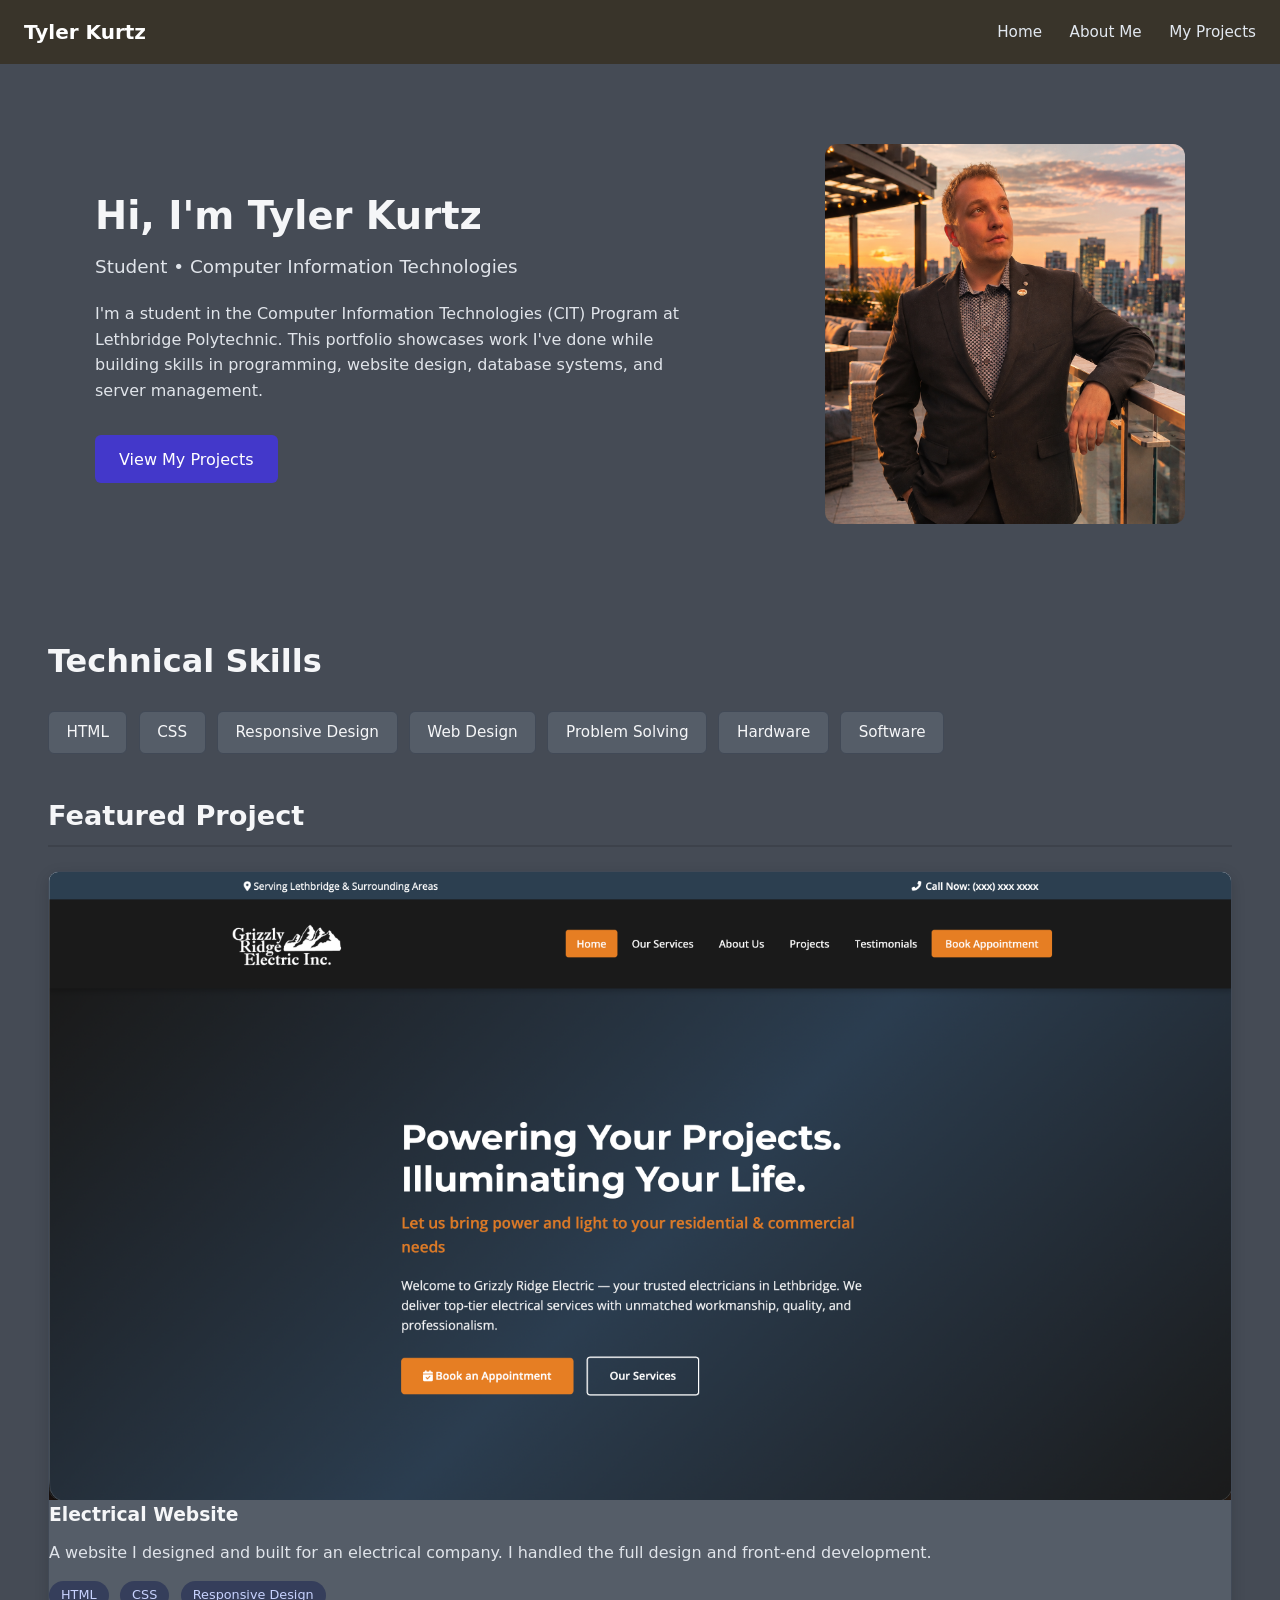
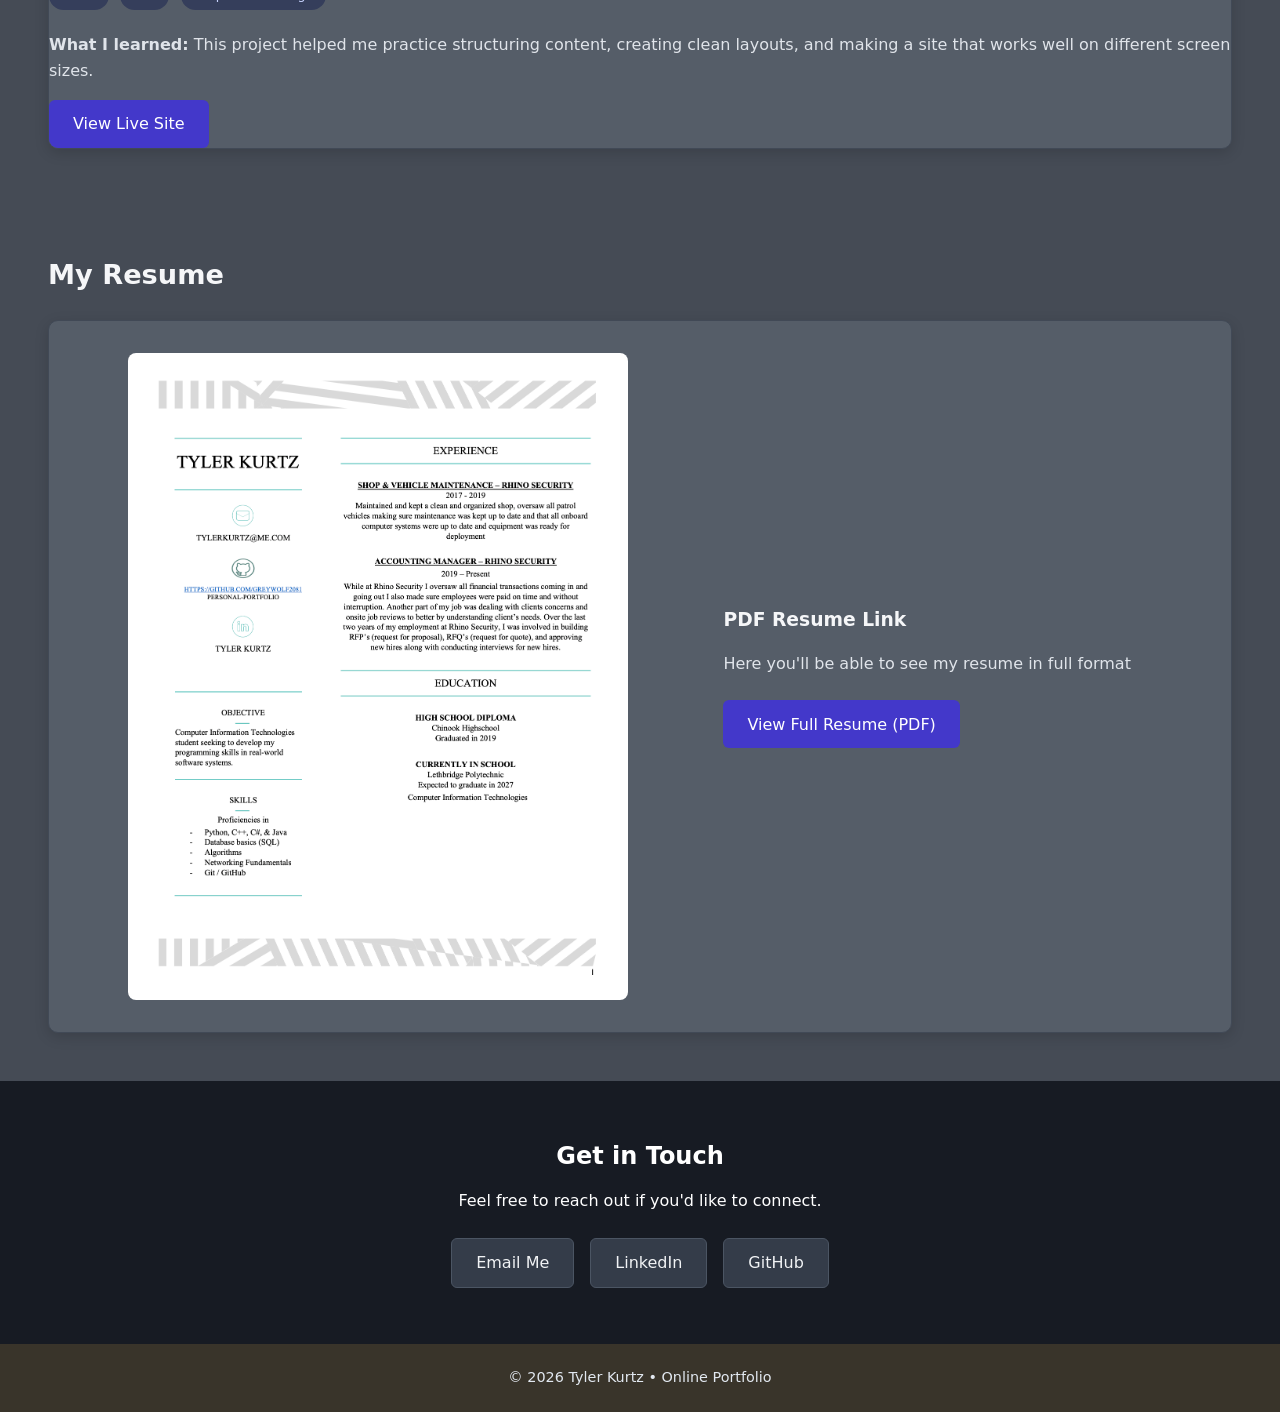
<file: index.html>
<!DOCTYPE html>
<html lang="en">
<head>
  <meta charset="UTF-8">
  <meta name="viewport" content="width=device-width, initial-scale=1.0">
  <title>Tyler Kurtz | Portfolio</title>
  <link rel="icon" href="howling_wolf_transparent.png">
  <link rel="stylesheet" href="css/design.css">
  <link rel="icon" type="image/svg+xml" href="data:image/svg+xml,%3Csvg xmlns='http://www.w3.org/2000/svg' viewBox='0 0 100 100'%3E%3Crect width='100' height='100' rx='18' fill='%23111111'/%3E%3Ctext x='50' y='67' font-size='48' text-anchor='middle' fill='white' font-family='Arial,sans-serif' font-weight='bold'%3ETK%3C/text%3E%3C/svg%3E">

</head>
<body>

  <header>
    <a href="index.html" class="logo">Tyler Kurtz</a>
    <nav>
      <a href="index.html">Home</a>
      <a href="about.html">About Me</a>
      <a href="project.html">My Projects</a>
    </nav>
  </header>


<section class="hero">
    <div class="container hero-layout">

        <div class="hero-text">
            <h1>Hi, I'm Tyler Kurtz</h1>

            <p class="subtitle">
                Student • Computer Information Technologies
            </p>

            <p class="intro">
                I'm a student in the Computer Information Technologies
                (CIT) Program at Lethbridge Polytechnic.
                This portfolio showcases work I've done while building
                skills in programming, website design, database systems,
                and server management.
            </p>

            <a href="project.html" class="btn">View My Projects</a>
        </div>

        <div class="hero-image">
            <img src="images/Photo_3.png"
                 alt="Portrait of Tyler Kurtz">
        </div>

    </div>
</section>


<section class="page-content skills-section">
  <div class="container">
    <h1>Technical Skills</h1>
    <p class="skills-description">
    </p>

    <div class="skills-grid">
      <div class="skill">HTML</div>
      <div class="skill">CSS</div>
      <div class="skill">Responsive Design</div>
      <div class="skill">Web Design</div>
      <div class="skill">Problem Solving</div>
      <div class="skill">Hardware</div>
      <div class="skill">Software</div>
    </div>
  </div>
</section>


    <section class="section">
    <div class="container">
      <h2>Featured Project</h2>

      <div class="project-card">
        <img src="images/grizzly_ridge_screenshot.png" alt="Screenshot of Electrical Website">

        <div class="project-content">
          <h3>Electrical Website</h3>
          <p>
            A website I designed and built for an electrical company.
            I handled the full design and front-end development.
          </p>

          <div class="tags">
            <span class="tag">HTML</span>
            <span class="tag">CSS</span>
            <span class="tag">Responsive Design</span>
          </div>

          <p>
            <strong>What I learned:</strong>
            This project helped me practice structuring content, creating clean layouts,
            and making a site that works well on different screen sizes.
          </p>

          <a href="grizzly_ridge_electric_website/index.html" class="btn" target="_blank">View Live Site</a>
        </div>
      </div>
    </div>
  </section>

<section class="resume-section">
    <div class="container">
        <h2>My Resume</h2>

        <div class="project-card resume-card">
            <div class="resume">
                <img src="images/Tyler_Kurtz_Resume_GIT_PNG.png"
                     alt="Preview of my resume">
            </div>

            <div class="project-content">
                <h3>PDF Resume Link</h3>

                <p>
                    Here you'll be able to see my resume in full format
                </p>

                <a href="documents/Tyler_Kurtz_Resume_GIT_PDF.pdf"
                   class="btn"
                   target="_blank"
                   rel="noopener noreferrer">
                    View Full Resume (PDF)
                </a>
            </div>
        </div>
    </div>
</section>

    <!-- ========================================
         FOOTER
    ======================================== -->

<section class="contact">
    <div class="container">
        <h2>Get in Touch</h2>

        <p>Feel free to reach out if you'd like to connect.</p>

        <div class="contact-links">
            <a href="mailto:tyler.kurtz@lethpolytech.ca">
                Email Me
            </a>

            <a href="https://www.linkedin.com/in/tyler-kurtz-927a2838b/"
               target="_blank"
               rel="noopener noreferrer">
                LinkedIn
            </a>

            <a href="https://github.com/Greywolf2081/Personal-Portfolio"
               target="_blank"
               rel="noopener noreferrer">
                GitHub
            </a>
        </div>
    </div>
</section>

  <footer>
    <div class="container">
      © 2026 Tyler Kurtz • Online Portfolio
    </div>
  </footer>

<script src="js/script.js"></script>
</body>
</html>
</file>
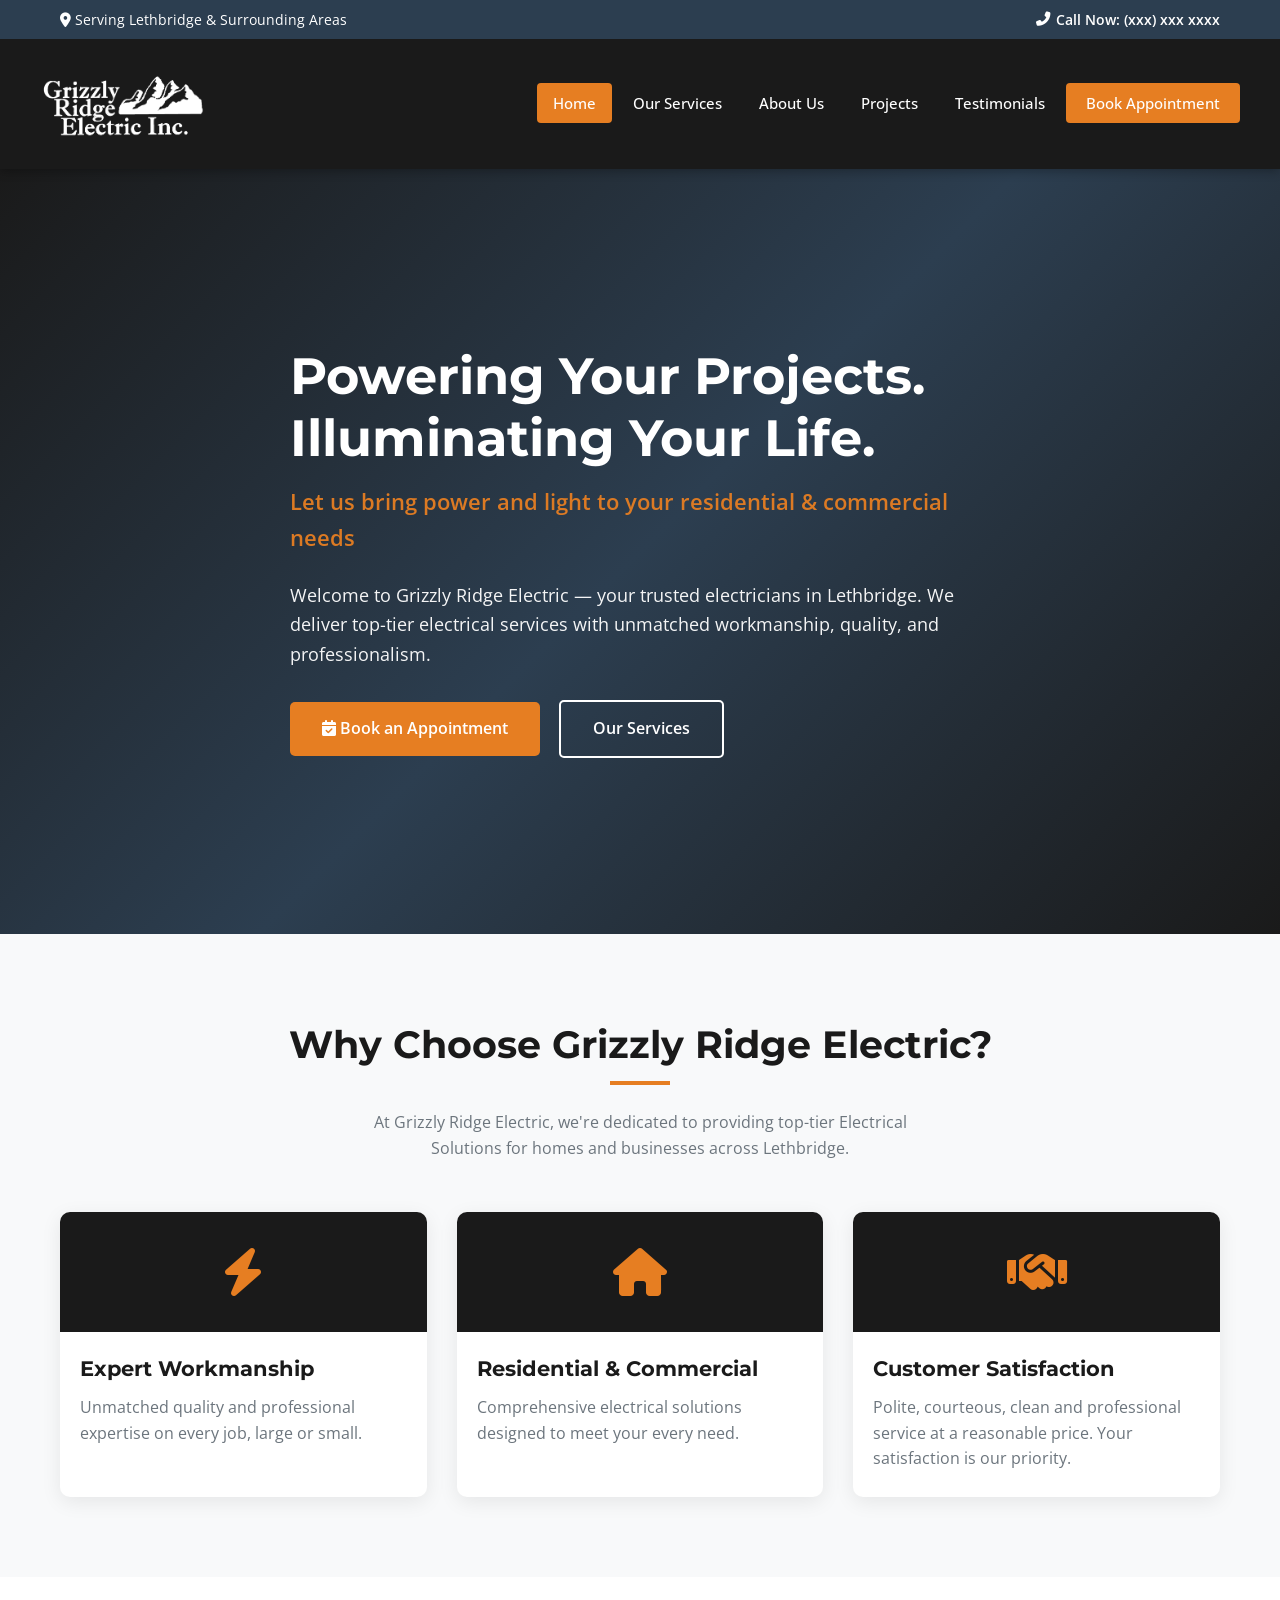
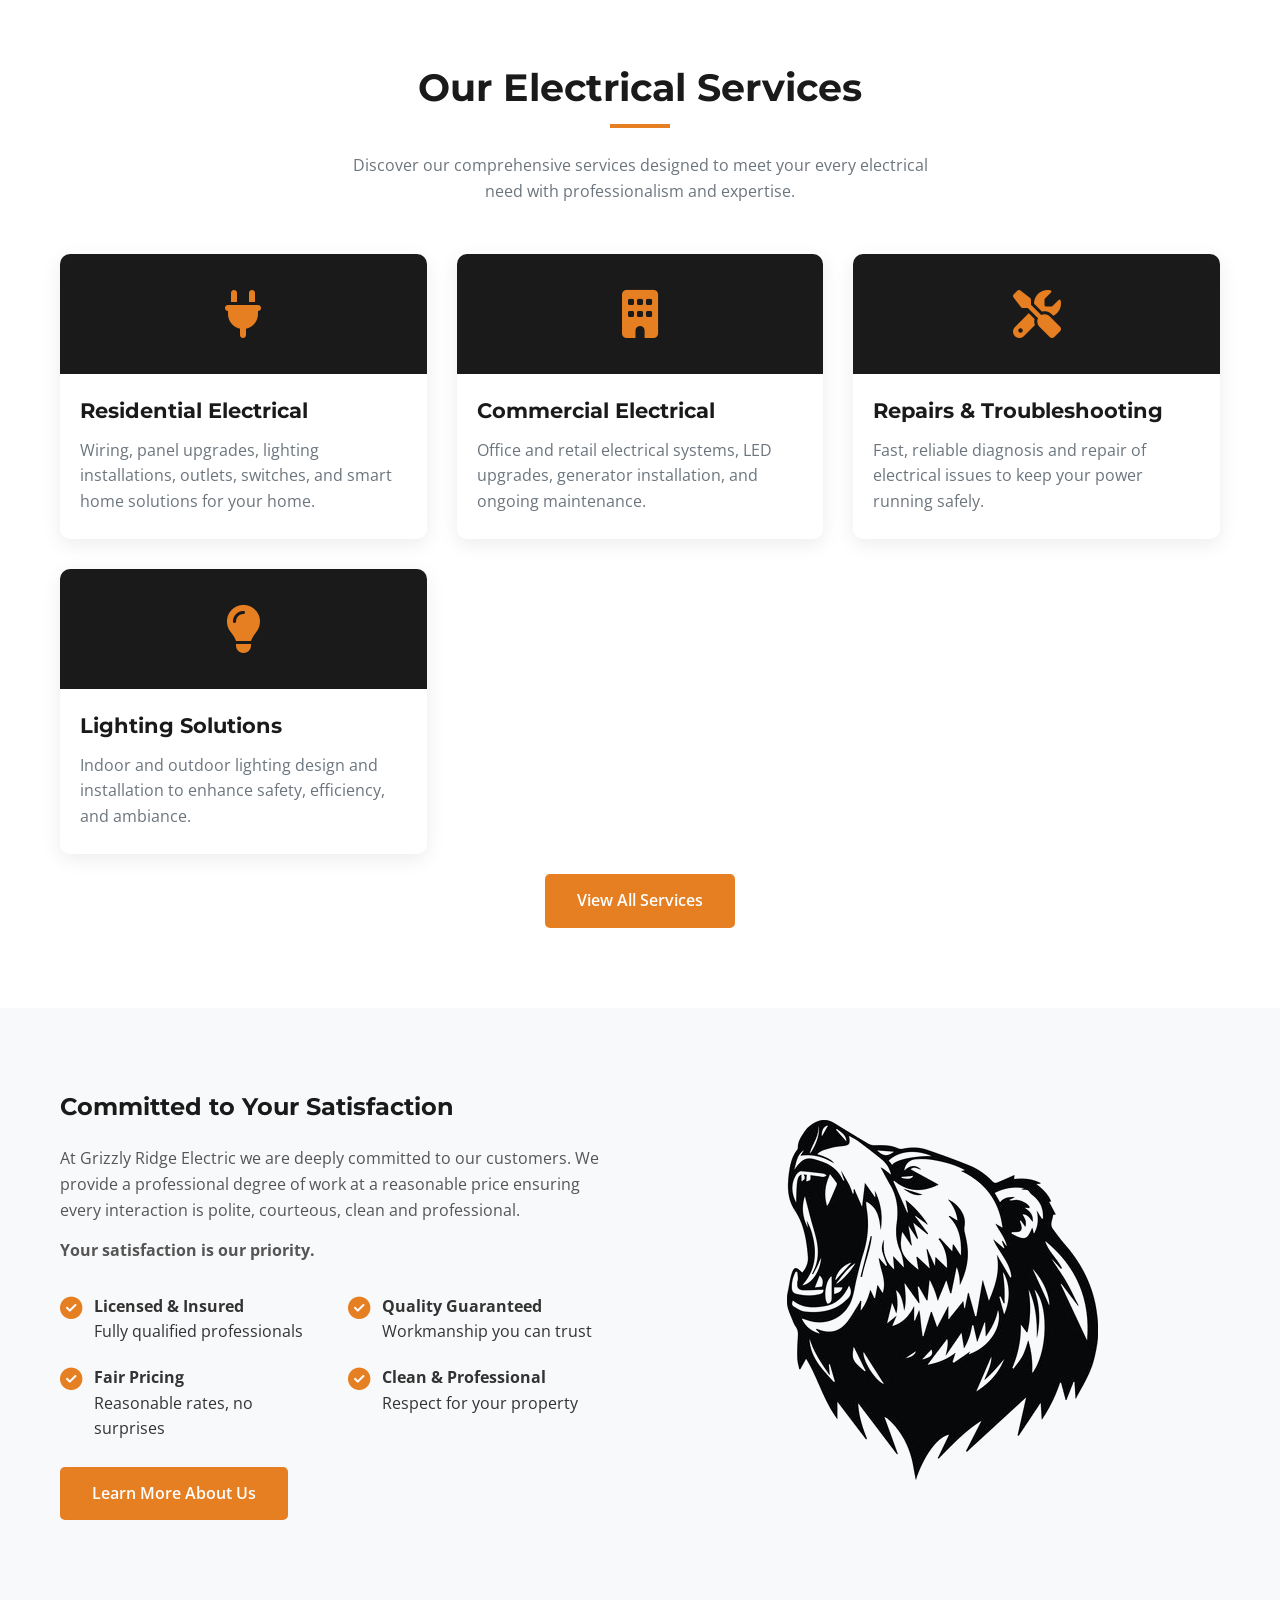
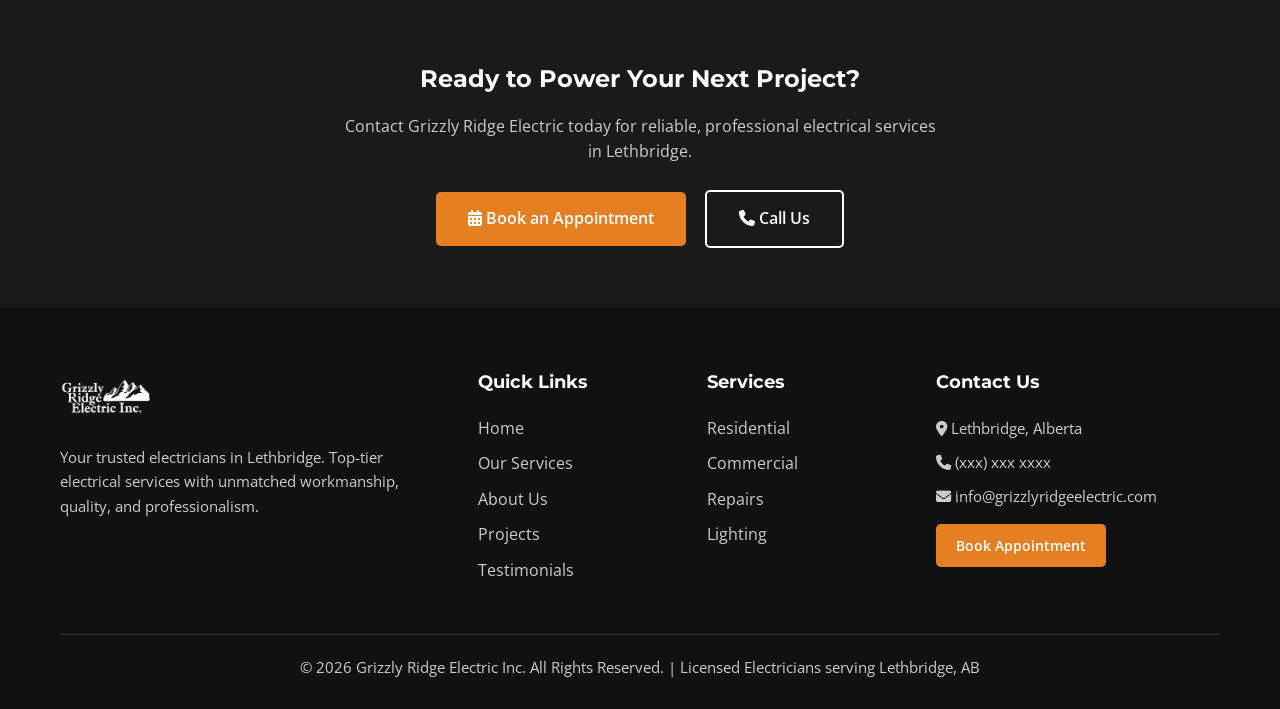
<file: grizzly_ridge_electric_website/index.html>
<!DOCTYPE html>
<html lang="en">
<head>
    <meta charset="UTF-8">
    <meta name="viewport" content="width=device-width, initial-scale=1.0">
    <meta name="description" content="Grizzly Ridge Electric Inc. - Trusted electricians in Lethbridge providing top-tier residential and commercial electrical services.">
    <title>Grizzly Ridge Electric Inc. | Trusted Electricians in Lethbridge</title>
    <link rel="stylesheet" href="css/style.css">
    <link rel="icon" href="images/bear_logo_transparent.png" type="image/png">
    <!-- Font Awesome for icons -->
    <link rel="stylesheet" href="https://cdnjs.cloudflare.com/ajax/libs/font-awesome/6.5.1/css/all.min.css">
</head>
<body>
    <!-- Header -->
    <header class="header">
        <div class="header-top">
            <div class="container">
                <div>
                    <i class="fas fa-map-marker-alt"></i> Serving Lethbridge & Surrounding Areas
                </div>
                <a href="tel:xxxxxxxxxx" class="phone-link">
                    <i class="fas fa-phone-alt"></i> Call Now: (xxx) xxx xxxx
                </a>
            </div>
        </div>
        <nav class="navbar container">
            <a href="index.html" class="logo">
                <img src="images/grizzly_logo_transparent.png" alt="Grizzly Ridge Electric Inc." style="filter: brightness(0) invert(1);">
            </a>
            <ul class="nav-menu">
                <li><a href="index.html" class="active">Home</a></li>
                <li><a href="services.html">Our Services</a></li>
                <li><a href="about.html">About Us</a></li>
                <li><a href="projects.html">Projects</a></li>
                <li><a href="testimonials.html">Testimonials</a></li>
                <li><a href="book.html" class="cta-header">Book Appointment</a></li>
            </ul>
            <div class="hamburger">
                <span></span>
                <span></span>
                <span></span>
            </div>
        </nav>
    </header>

    <!-- Hero Section -->
    <section class="hero" style="background: linear-gradient(135deg, #1a1a1a 0%, #2c3e50 50%, #1a1a1a 100%);">
        <div class="container">
            <div class="hero-content">
                <h1>Powering Your Projects.<br>Illuminating Your Life.</h1>
                <p class="slogan">Let us bring power and light to your residential & commercial needs</p>
                <p>Welcome to Grizzly Ridge Electric — your trusted electricians in Lethbridge. We deliver top-tier electrical services with unmatched workmanship, quality, and professionalism.</p>
                <div>
                    <a href="book.html" class="btn btn-primary"><i class="fas fa-calendar-check"></i> Book an Appointment</a>
                    <a href="services.html" class="btn btn-secondary">Our Services</a>
                </div>
            </div>
        </div>
    </section>

    <!-- Intro -->
    <section>
        <div class="container">
            <div class="section-title">
                <h2>Why Choose Grizzly Ridge Electric?</h2>
                <p>At Grizzly Ridge Electric, we're dedicated to providing top-tier Electrical Solutions for homes and businesses across Lethbridge.</p>
            </div>
            <div class="services-grid">
                <div class="service-card">
                    <div class="service-icon"><i class="fas fa-bolt"></i></div>
                    <h3>Expert Workmanship</h3>
                    <p>Unmatched quality and professional expertise on every job, large or small.</p>
                </div>
                <div class="service-card">
                    <div class="service-icon"><i class="fas fa-home"></i></div>
                    <h3>Residential & Commercial</h3>
                    <p>Comprehensive electrical solutions designed to meet your every need.</p>
                </div>
                <div class="service-card">
                    <div class="service-icon"><i class="fas fa-handshake"></i></div>
                    <h3>Customer Satisfaction</h3>
                    <p>Polite, courteous, clean and professional service at a reasonable price. Your satisfaction is our priority.</p>
                </div>
            </div>
        </div>
    </section>

    <!-- Services Preview -->
    <section style="background: #fff;">
        <div class="container">
            <div class="section-title">
                <h2>Our Electrical Services</h2>
                <p>Discover our comprehensive services designed to meet your every electrical need with professionalism and expertise.</p>
            </div>
            <div class="services-grid">
                <div class="service-card">
                    <div class="service-icon"><i class="fas fa-plug"></i></div>
                    <h3>Residential Electrical</h3>
                    <p>Wiring, panel upgrades, lighting installations, outlets, switches, and smart home solutions for your home.</p>
                </div>
                <div class="service-card">
                    <div class="service-icon"><i class="fas fa-building"></i></div>
                    <h3>Commercial Electrical</h3>
                    <p>Office and retail electrical systems, LED upgrades, generator installation, and ongoing maintenance.</p>
                </div>
                <div class="service-card">
                    <div class="service-icon"><i class="fas fa-tools"></i></div>
                    <h3>Repairs & Troubleshooting</h3>
                    <p>Fast, reliable diagnosis and repair of electrical issues to keep your power running safely.</p>
                </div>
                <div class="service-card">
                    <div class="service-icon"><i class="fas fa-lightbulb"></i></div>
                    <h3>Lighting Solutions</h3>
                    <p>Indoor and outdoor lighting design and installation to enhance safety, efficiency, and ambiance.</p>
                </div>
            </div>
            <div class="text-center mt-20">
                <a href="services.html" class="btn btn-primary">View All Services</a>
            </div>
        </div>
    </section>

    <!-- Commitment Section -->
    <section>
        <div class="container">
            <div class="about-content">
                <div class="about-text">
                    <h2>Committed to Your Satisfaction</h2>
                    <p>At Grizzly Ridge Electric we are deeply committed to our customers. We provide a professional degree of work at a reasonable price ensuring every interaction is polite, courteous, clean and professional.</p>
                    <p><strong>Your satisfaction is our priority.</strong></p>
                    <div class="features">
                        <div class="feature-item">
                            <i class="fas fa-check-circle"></i>
                            <div>
                                <strong>Licensed & Insured</strong><br>
                                Fully qualified professionals
                            </div>
                        </div>
                        <div class="feature-item">
                            <i class="fas fa-check-circle"></i>
                            <div>
                                <strong>Quality Guaranteed</strong><br>
                                Workmanship you can trust
                            </div>
                        </div>
                        <div class="feature-item">
                            <i class="fas fa-check-circle"></i>
                            <div>
                                <strong>Fair Pricing</strong><br>
                                Reasonable rates, no surprises
                            </div>
                        </div>
                        <div class="feature-item">
                            <i class="fas fa-check-circle"></i>
                            <div>
                                <strong>Clean & Professional</strong><br>
                                Respect for your property
                            </div>
                        </div>
                    </div>
                    <a href="about.html" class="btn btn-primary" style="margin-top: 25px;">Learn More About Us</a>
                </div>
                <div class="about-image">
                    <img src="images/bear_logo_transparent.png" alt="Grizzly Ridge Electric Bear Logo" style="max-width: 320px;">
                </div>
            </div>
        </div>
    </section>

    <!-- CTA Banner -->
    <section class="book-section" style="padding: 60px 0;">
        <div class="container text-center">
            <h2 style="color: white; margin-bottom: 15px;">Ready to Power Your Next Project?</h2>
            <p style="color: #ccc; margin-bottom: 25px; max-width: 600px; margin-left: auto; margin-right: auto;">Contact Grizzly Ridge Electric today for reliable, professional electrical services in Lethbridge.</p>
            <a href="book.html" class="btn btn-primary"><i class="fas fa-calendar-alt"></i> Book an Appointment</a>
            <a href="tel:8255234749" class="btn btn-secondary" style="margin-left: 15px;"><i class="fas fa-phone"></i> Call Us</a>
        </div>
    </section>

    <!-- Footer -->
    <footer class="footer">
        <div class="container">
            <div class="footer-grid">
                <div>
                    <div class="footer-logo">
                        <img src="images/grizzly_logo_transparent.png" alt="Grizzly Ridge Electric" style="height: 55px; filter: brightness(0) invert(1);">
                    </div>
                    <p>Your trusted electricians in Lethbridge. Top-tier electrical services with unmatched workmanship, quality, and professionalism.</p>
                </div>
                <div>
                    <h4>Quick Links</h4>
                    <ul class="footer-links">
                        <li><a href="index.html">Home</a></li>
                        <li><a href="services.html">Our Services</a></li>
                        <li><a href="about.html">About Us</a></li>
                        <li><a href="projects.html">Projects</a></li>
                        <li><a href="testimonials.html">Testimonials</a></li>
                    </ul>
                </div>
                <div>
                    <h4>Services</h4>
                    <ul class="footer-links">
                        <li><a href="services.html">Residential</a></li>
                        <li><a href="services.html">Commercial</a></li>
                        <li><a href="services.html">Repairs</a></li>
                        <li><a href="services.html">Lighting</a></li>
                    </ul>
                </div>
                <div>
                    <h4>Contact Us</h4>
                    <p><i class="fas fa-map-marker-alt"></i> Lethbridge, Alberta</p>
                    <p><i class="fas fa-phone"></i> <a href="tel:xxxxxxxxxx">(xxx) xxx xxxx</a></p>
                    <p><i class="fas fa-envelope"></i> <a href="mailto:info@grizzlyridgeelectric.com">info@grizzlyridgeelectric.com</a></p>
                    <p style="margin-top: 15px;"><a href="book.html" class="btn btn-primary" style="padding: 10px 20px; font-size: 0.9rem;">Book Appointment</a></p>
                </div>
            </div>
            <div class="footer-bottom">
                <p>&copy; 2026 Grizzly Ridge Electric Inc. All Rights Reserved. | Licensed Electricians serving Lethbridge, AB</p>
            </div>
        </div>
    </footer>

    <script src="js/main.js"></script>
</body>
</html>
</file>
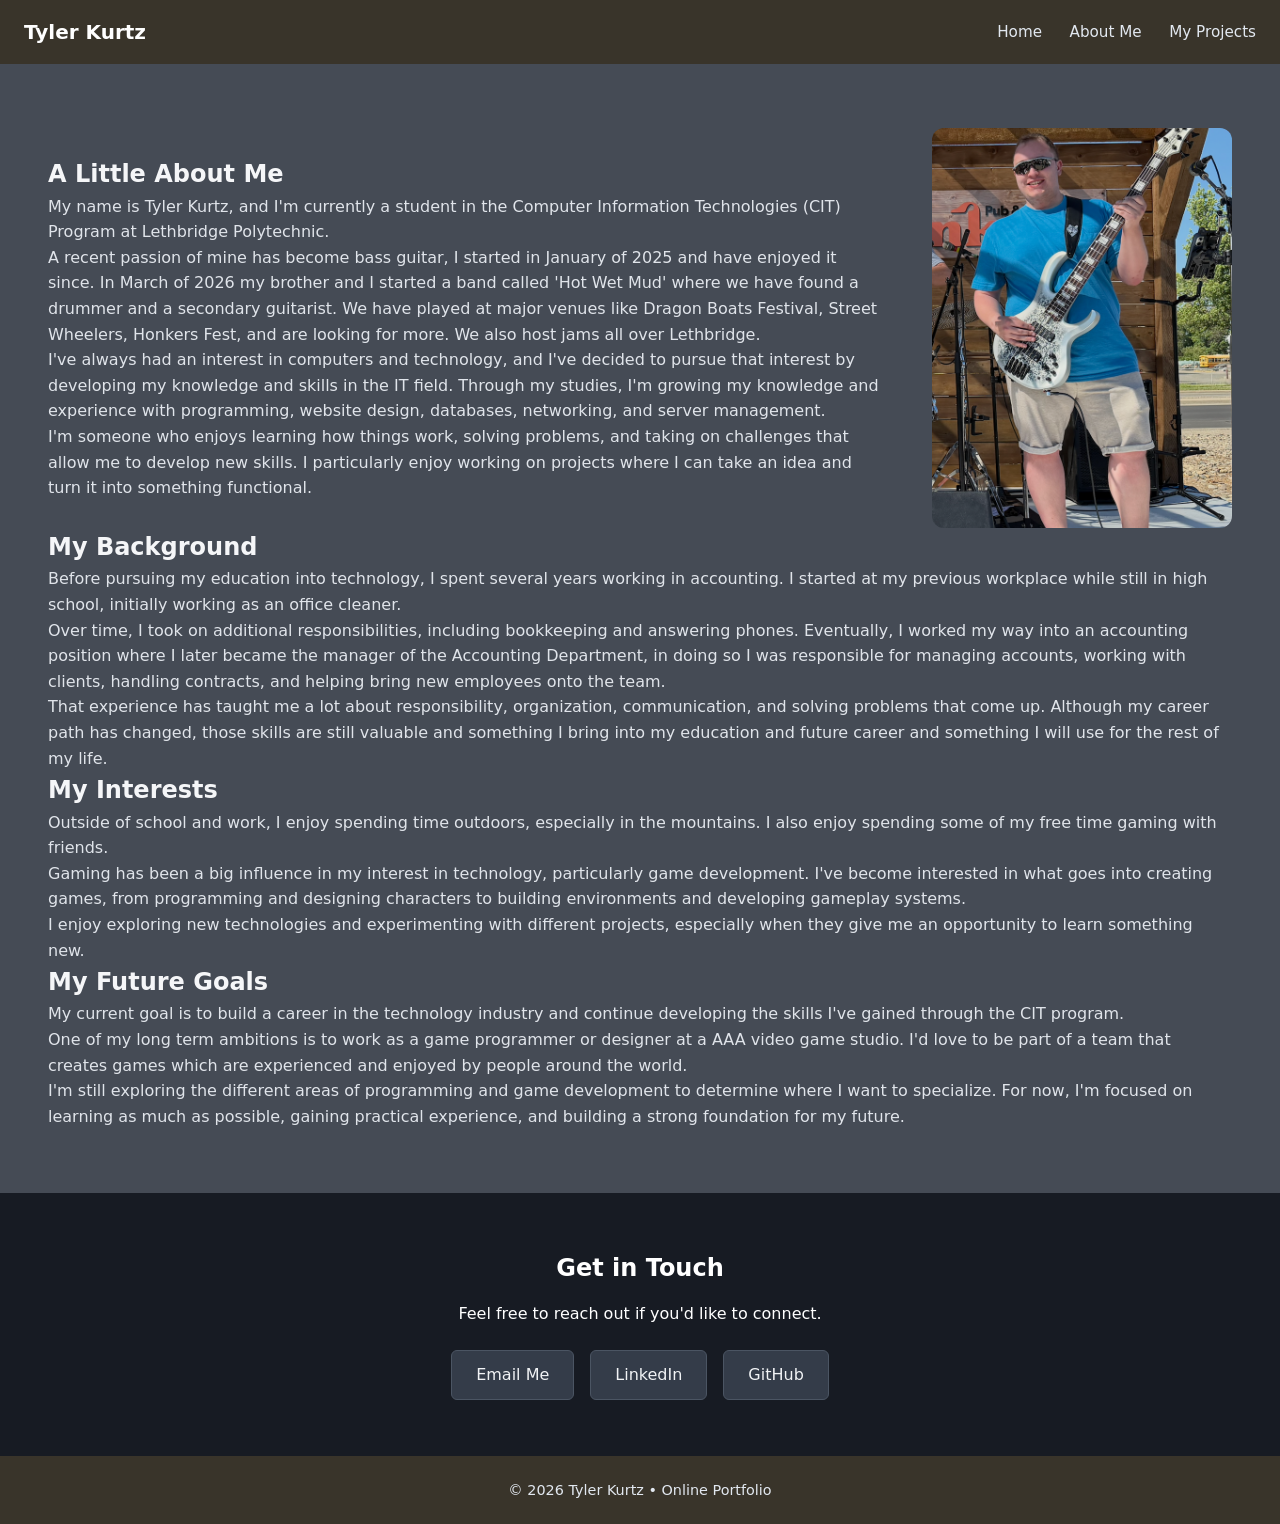
<file: about.html>
<!DOCTYPE html>
<html lang="en">
<head>
  <meta charset="UTF-8">
  <meta name="viewport" content="width=device-width, initial-scale=1.0">
  <title>About | Tyler Kurtz</title>
  <link rel="icon" href="data:image/svg+xml,<svg xmlns='http://www.w3.org/2000/svg' viewBox='0 0 100 100'><rect width='100' height='100' rx='18' fill='%23111111'/><text x='50' y='67' font-size='48' text-anchor='middle' fill='white' font-family='Arial, sans-serif' font-weight='bold'>TK</text></svg>">
  <link rel="stylesheet" href="css/design.css">
</head>
<body>

  <!-- HEADER -->
  <header>
    <a href="index.html" class="logo">Tyler Kurtz</a>
    <nav>
      <a href="index.html">Home</a>
      <a href="about.html">About Me</a>
      <a href="project.html">My Projects</a>
    </nav>
  </header>

  <!-- ABOUT CONTENT -->
  <section class="about-content">
    <div class="container">


<!-- INTRODUCTION -->
<div class="about-layout">

    <div class="about-block about-text">
        <h1>A Little About Me</h1>

        <p>
            My name is Tyler Kurtz, and I'm currently a student in the
            Computer Information Technologies (CIT) Program at
            Lethbridge Polytechnic.
        </p>

        <p>
          A recent passion of mine has become bass guitar, I started in 
          January of 2025 and have enjoyed it since. In March of 2026
          my brother and I started a band called 'Hot Wet Mud' where
          we have found a drummer and a secondary guitarist. We have 
          played at major venues like Dragon Boats Festival, Street Wheelers,
          Honkers Fest, and are looking for more. We also host jams all
          over Lethbridge.
        </p>

        <p>
            I've always had an interest in computers and technology,
            and I've decided to pursue that interest by developing my
            knowledge and skills in the IT field. Through my studies,
            I'm growing my knowledge and experience with programming,
            website design, databases, networking, and server management.
        </p>

        <p>
            I'm someone who enjoys learning how things work, solving
            problems, and taking on challenges that allow me to develop
            new skills. I particularly enjoy working on projects where
            I can take an idea and turn it into something functional.
        </p>
    </div>

    <div class="about-image">
        <img src="images/stagePhoto.png"
             alt="">
    </div>

</div>


      <!-- BACKGROUND -->
      <div class="about-block">
        <h2>My Background</h2>

        <p>
          Before pursuing my education into technology, I spent several years working in accounting. I started at my previous workplace while still in high school, initially working as an office cleaner.
        </p>

        <p>
          Over time, I took on additional responsibilities, including bookkeeping and answering phones. Eventually, I worked my way into an accounting position where I later became the manager of the Accounting Department, in doing so I was responsible for managing accounts, working with clients,
          handling contracts, and helping bring new employees onto the team.
        </p>

        <p>
          That experience has taught me a lot about responsibility,
          organization, communication, and solving problems that come up.
          Although my career path has changed, those skills are
          still valuable and something I bring into my education
          and future career and something I will use for the rest of my life.
        </p>
      </div>

      <!-- INTERESTS -->
      <div class="about-block">
        <h2>My Interests</h2>

        <p>
          Outside of school and work, I enjoy spending time outdoors,
          especially in the mountains. I also enjoy spending some of my free
          time gaming with friends.
        </p>

        <p>
          Gaming has been a big influence in my interest in technology,
          particularly game development. I've become interested
          in what goes into creating games, from programming and
          designing characters to building environments and
          developing gameplay systems.
        </p>

        <p>
          I enjoy exploring new technologies and experimenting
          with different projects, especially when they give me
          an opportunity to learn something new.
        </p>
      </div>

      <!-- FUTURE GOALS -->
      <div class="about-block">
        <h2>My Future Goals</h2>

        <p>
          My current goal is to build a career in the technology
          industry and continue developing the skills I've gained
          through the CIT program.
        </p>

        <p>
          One of my long term ambitions is to work as a game
          programmer or designer at a AAA video game studio.
          I'd love to be part of a team that creates games which are
          experienced and enjoyed by people around the world.
        </p>

        <p>
          I'm still exploring the different areas of programming
          and game development to determine where I want to
          specialize. For now, I'm focused on learning as much
          as possible, gaining practical experience, and
          building a strong foundation for my future.
        </p>
      </div>

    </div>
  </section>

    <!-- ========================================
         FOOTER
    ======================================== -->

<section class="contact">
    <div class="container">
        <h2>Get in Touch</h2>

        <p>Feel free to reach out if you'd like to connect.</p>

        <div class="contact-links">
            <a href="mailto:tyler.kurtz@lethpolytech.ca">
                Email Me
            </a>

            <a href="https://www.linkedin.com/in/tyler-kurtz-927a2838b/"
               target="_blank"
               rel="noopener noreferrer">
                LinkedIn
            </a>

            <a href="https://github.com/Greywolf2081/Personal-Portfolio"
               target="_blank"
               rel="noopener noreferrer">
                GitHub
            </a>
        </div>
    </div>
</section>

  <footer>
    <div class="container">
      © 2026 Tyler Kurtz • Online Portfolio
    </div>
  </footer>

<script src="js/script.js"></script>
</body>
</html>
</file>
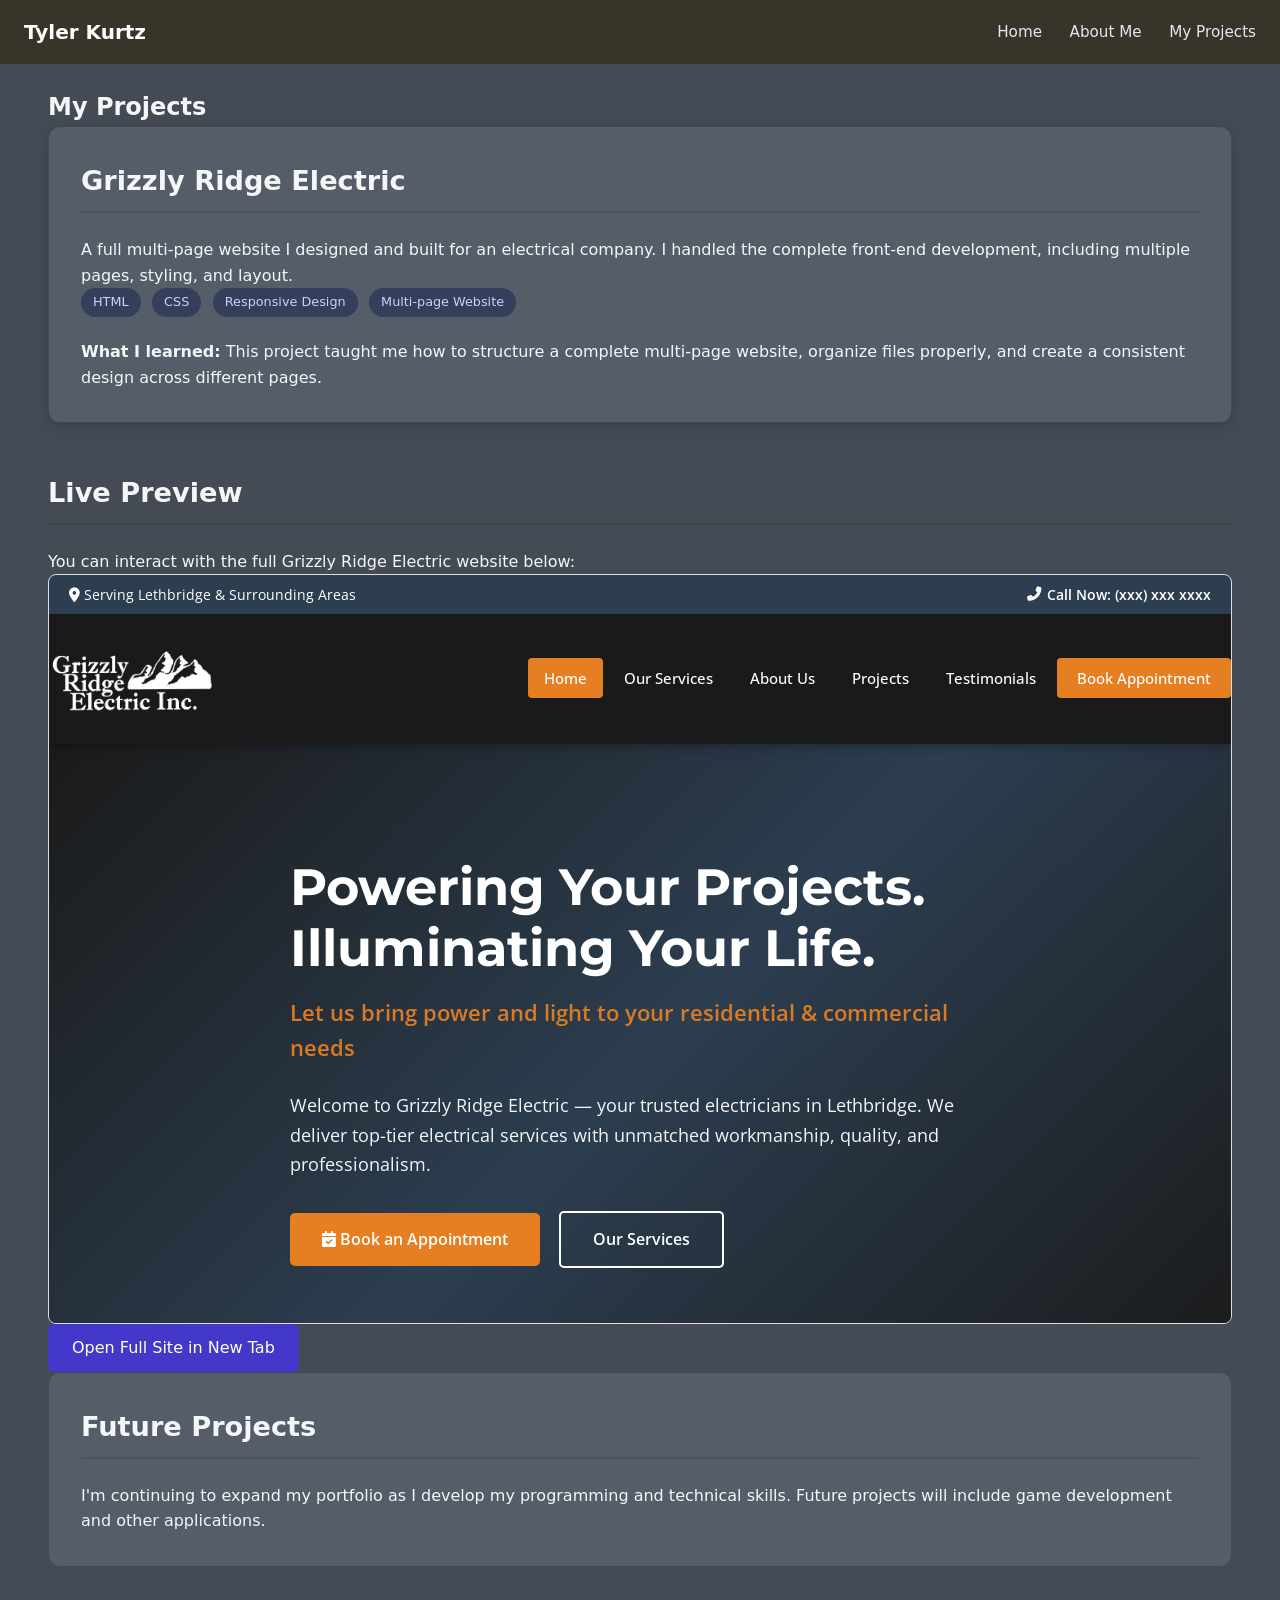
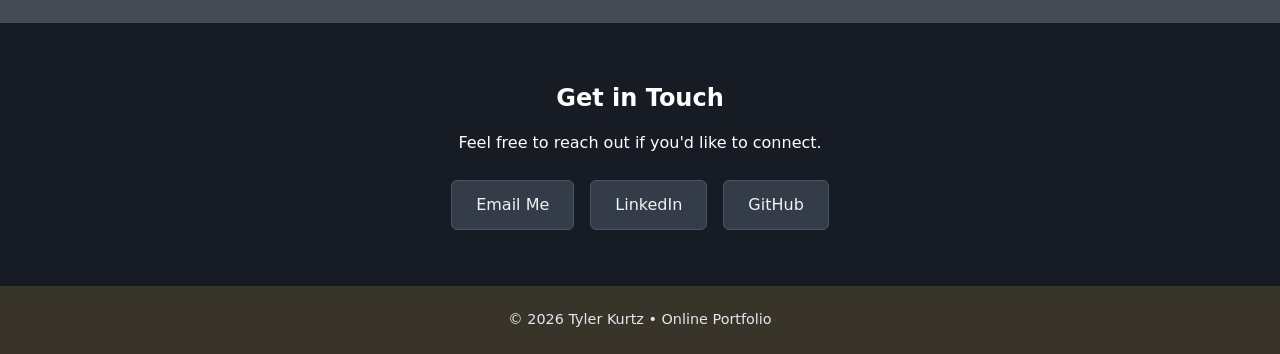
<file: project.html>
<!DOCTYPE html>
<html lang="en">

<head>
    <meta charset="UTF-8">
    <meta name="viewport" content="width=device-width, initial-scale=1.0">

    <title>Projects | Tyler Kurtz</title>

    <!-- FAVICON -->
    <link rel="icon" type="image/svg+xml"
          href="data:image/svg+xml,%3Csvg xmlns='http://www.w3.org/2000/svg' viewBox='0 0 100 100'%3E%3Crect width='100' height='100' rx='18' fill='%23111111'/%3E%3Ctext x='50' y='67' font-size='48' text-anchor='middle' fill='white' font-family='Arial,sans-serif' font-weight='bold'%3ETK%3C/text%3E%3C/svg%3E">

    <!-- STYLESHEET -->
    <link rel="stylesheet" href="css/design.css">
</head>

<body>

    <!-- ========================================
         HEADER & NAVIGATION
    ======================================== -->

    <header>
        <a href="index.html" class="logo">Tyler Kurtz</a>

        <nav>
            <a href="index.html">Home</a>
            <a href="about.html">About Me</a>
            <a href="project.html">My Projects</a>
        </nav>
    </header>

    <!-- ========================================
         PROJECTS PAGE
    ======================================== -->

    <main>
        <section class="section projects-page">
            <div class="container">

                <!-- PAGE TITLE -->
                <h1 class="projects-title">My Projects</h1>

                <!-- ========================================
                     PROJECT 01 - GRIZZLY RIDGE ELECTRIC
                ======================================== -->

                <div class="project-details">

                    <h2>Grizzly Ridge Electric</h2>

                    <p>
                        A full multi-page website I designed and built
                        for an electrical company. I handled the complete
                        front-end development, including multiple pages,
                        styling, and layout.
                    </p>

                    <!-- TECHNOLOGIES USED -->
                    <div class="tags">
                        <span class="tag">HTML</span>
                        <span class="tag">CSS</span>
                        <span class="tag">Responsive Design</span>
                        <span class="tag">Multi-page Website</span>
                    </div>

                    <!-- WHAT I LEARNED -->
                    <p>
                        <strong>What I learned:</strong>
                        This project taught me how to structure a complete
                        multi-page website, organize files properly, and
                        create a consistent design across different pages.
                    </p>

                </div>

                <!-- ========================================
                     PROJECT 01 - LIVE WEBSITE PREVIEW
                ======================================== -->

                <div class="project-preview">

                    <h2>Live Preview</h2>

                    <p>
                        You can interact with the full Grizzly Ridge Electric
                        website below:
                    </p>

                    <!-- EMBEDDED WEBSITE -->
                    <iframe
                        class="preview-frame"
                        src="grizzly_ridge_electric_website/index.html"
                        title="Grizzly Ridge Electric Website"
                        loading="lazy">
                    </iframe>

                    <!-- OPEN WEBSITE BUTTON -->
                    <a href="grizzly_ridge_electric_website/index.html"
                       class="btn"
                       target="_blank"
                       rel="noopener noreferrer">
                        Open Full Site in New Tab
                    </a>

                </div>

                <!-- ========================================
                     FUTURE PROJECTS
                ======================================== -->

                <div class="future-projects">

                    <h2>Future Projects</h2>

                    <p>
                        I'm continuing to expand my portfolio as I develop
                        my programming and technical skills. Future projects
                        will include game development and other applications.
                    </p>

                </div>

            </div>
        </section>
    </main>

    <!-- ========================================
         FOOTER
    ======================================== -->

 <section class="contact">
    <div class="container">
        <h2>Get in Touch</h2>

        <p>Feel free to reach out if you'd like to connect.</p>

        <div class="contact-links">
            <a href="mailto:tyler.kurtz@lethpolytech.ca">
                Email Me
            </a>

            <a href="https://www.linkedin.com/in/tyler-kurtz-927a2838b/"
               target="_blank"
               rel="noopener noreferrer">
                LinkedIn
            </a>

            <a href="https://github.com/Greywolf2081/Personal-Portfolio"
               target="_blank"
               rel="noopener noreferrer">
                GitHub
            </a>
        </div>
    </div>
</section>

  <footer>
    <div class="container">
      © 2026 Tyler Kurtz • Online Portfolio
    </div>
  </footer>

<script src="js/script.js"></script>
</body>
</html>
</file>
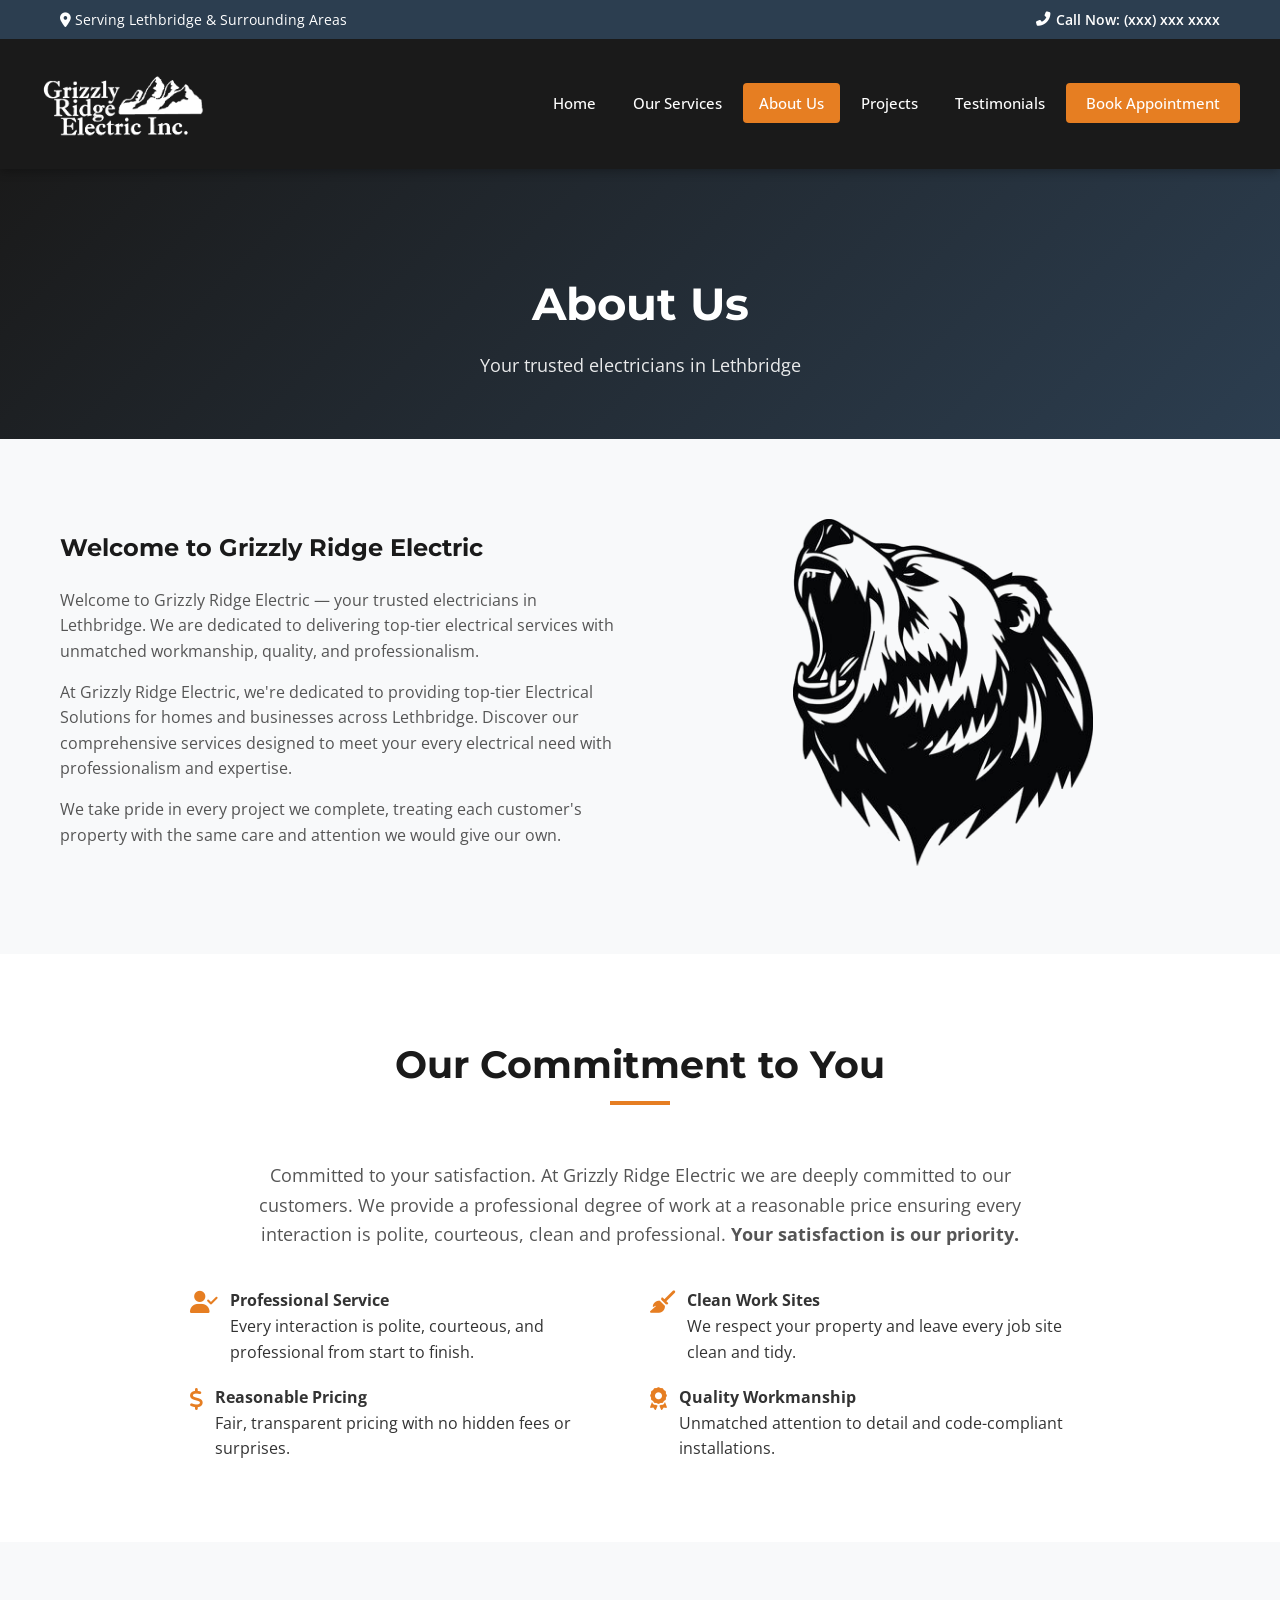
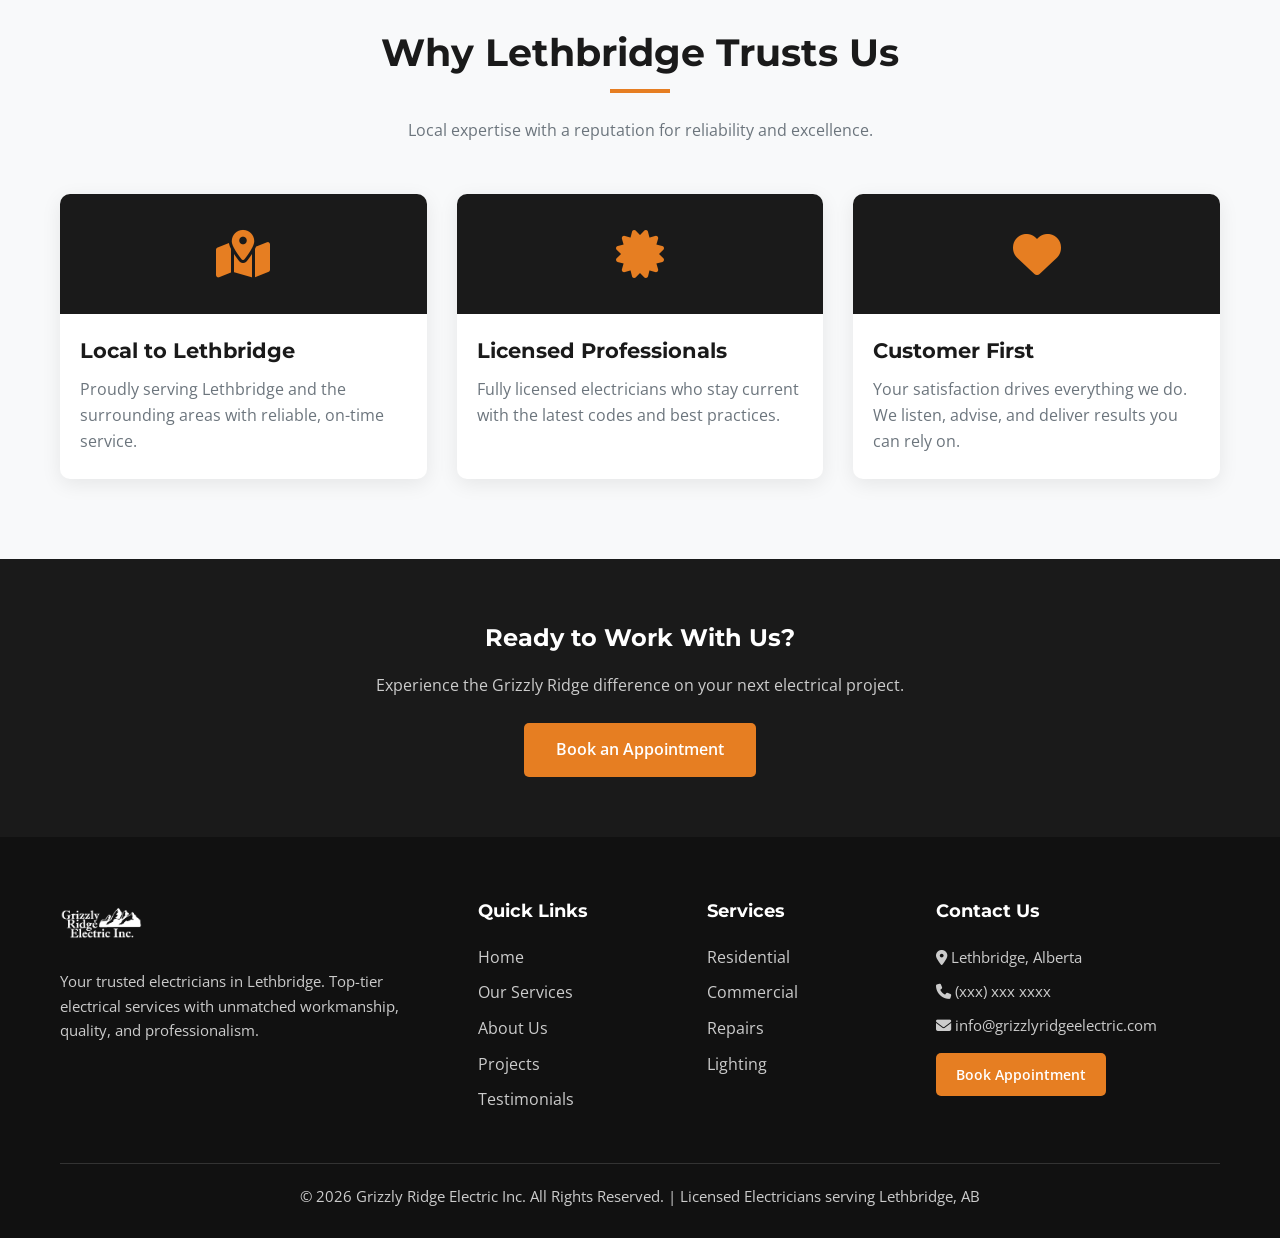
<file: grizzly_ridge_electric_website/about.html>
<!DOCTYPE html>
<html lang="en">
<head>
    <meta charset="UTF-8">
    <meta name="viewport" content="width=device-width, initial-scale=1.0">
    <meta name="description" content="About Grizzly Ridge Electric Inc. - Dedicated electricians in Lethbridge committed to quality workmanship and customer satisfaction.">
    <title>About Us | Grizzly Ridge Electric Inc.</title>
    <link rel="stylesheet" href="css/style.css">
    <link rel="icon" href="images/bear_logo_transparent.png" type="image/png">
    <link rel="stylesheet" href="https://cdnjs.cloudflare.com/ajax/libs/font-awesome/6.5.1/css/all.min.css">
</head>
<body>
    <header class="header">
        <div class="header-top">
            <div class="container">
                <div>
                    <i class="fas fa-map-marker-alt"></i> Serving Lethbridge & Surrounding Areas
                </div>
                <a href="tel:xxxxxxxxxx" class="phone-link">
                    <i class="fas fa-phone-alt"></i> Call Now: (xxx) xxx xxxx
                </a>
            </div>
        </div>
        <nav class="navbar container">
            <a href="index.html" class="logo">
                <img src="images/grizzly_logo_transparent.png" alt="Grizzly Ridge Electric Inc." style="filter: brightness(0) invert(1);">
            </a>
            <ul class="nav-menu">
                <li><a href="index.html">Home</a></li>
                <li><a href="services.html">Our Services</a></li>
                <li><a href="about.html" class="active">About Us</a></li>
                <li><a href="projects.html">Projects</a></li>
                <li><a href="testimonials.html">Testimonials</a></li>
                <li><a href="book.html" class="cta-header">Book Appointment</a></li>
            </ul>
            <div class="hamburger">
                <span></span>
                <span></span>
                <span></span>
            </div>
        </nav>
    </header>

    <section class="page-header" style="background: linear-gradient(135deg, #1a1a1a 0%, #2c3e50 100%);">
        <div class="container">
            <h1>About Us</h1>
            <p>Your trusted electricians in Lethbridge</p>
        </div>
    </section>

    <section>
        <div class="container">
            <div class="about-content">
                <div class="about-text">
                    <h2>Welcome to Grizzly Ridge Electric</h2>
                    <p>Welcome to Grizzly Ridge Electric — your trusted electricians in Lethbridge. We are dedicated to delivering top-tier electrical services with unmatched workmanship, quality, and professionalism.</p>
                    <p>At Grizzly Ridge Electric, we're dedicated to providing top-tier Electrical Solutions for homes and businesses across Lethbridge. Discover our comprehensive services designed to meet your every electrical need with professionalism and expertise.</p>
                    <p>We take pride in every project we complete, treating each customer's property with the same care and attention we would give our own.</p>
                </div>
                <div class="about-image">
                    <img src="images/bear_logo_transparent.png" alt="Grizzly Ridge Electric" style="max-width: 300px;">
                </div>
            </div>
        </div>
    </section>

    <section style="background: #fff;">
        <div class="container">
            <div class="section-title">
                <h2>Our Commitment to You</h2>
            </div>
            <div class="about-content">
                <div class="about-text" style="grid-column: 1 / -1;">
                    <p style="font-size: 1.15rem; text-align: center; max-width: 800px; margin: 0 auto 40px;">Committed to your satisfaction. At Grizzly Ridge Electric we are deeply committed to our customers. We provide a professional degree of work at a reasonable price ensuring every interaction is polite, courteous, clean and professional. <strong>Your satisfaction is our priority.</strong></p>
                    
                    <div class="features" style="max-width: 900px; margin: 0 auto;">
                        <div class="feature-item">
                            <i class="fas fa-user-check"></i>
                            <div>
                                <strong>Professional Service</strong><br>
                                Every interaction is polite, courteous, and professional from start to finish.
                            </div>
                        </div>
                        <div class="feature-item">
                            <i class="fas fa-broom"></i>
                            <div>
                                <strong>Clean Work Sites</strong><br>
                                We respect your property and leave every job site clean and tidy.
                            </div>
                        </div>
                        <div class="feature-item">
                            <i class="fas fa-dollar-sign"></i>
                            <div>
                                <strong>Reasonable Pricing</strong><br>
                                Fair, transparent pricing with no hidden fees or surprises.
                            </div>
                        </div>
                        <div class="feature-item">
                            <i class="fas fa-award"></i>
                            <div>
                                <strong>Quality Workmanship</strong><br>
                                Unmatched attention to detail and code-compliant installations.
                            </div>
                        </div>
                    </div>
                </div>
            </div>
        </div>
    </section>

    <section>
        <div class="container">
            <div class="section-title">
                <h2>Why Lethbridge Trusts Us</h2>
                <p>Local expertise with a reputation for reliability and excellence.</p>
            </div>
            <div class="services-grid">
                <div class="service-card">
                    <div class="service-icon"><i class="fas fa-map-marked-alt"></i></div>
                    <h3>Local to Lethbridge</h3>
                    <p>Proudly serving Lethbridge and the surrounding areas with reliable, on-time service.</p>
                </div>
                <div class="service-card">
                    <div class="service-icon"><i class="fas fa-certificate"></i></div>
                    <h3>Licensed Professionals</h3>
                    <p>Fully licensed electricians who stay current with the latest codes and best practices.</p>
                </div>
                <div class="service-card">
                    <div class="service-icon"><i class="fas fa-heart"></i></div>
                    <h3>Customer First</h3>
                    <p>Your satisfaction drives everything we do. We listen, advise, and deliver results you can rely on.</p>
                </div>
            </div>
        </div>
    </section>

    <section class="book-section" style="padding: 60px 0;">
        <div class="container text-center">
            <h2 style="color: white; margin-bottom: 15px;">Ready to Work With Us?</h2>
            <p style="color: #ccc; margin-bottom: 25px;">Experience the Grizzly Ridge difference on your next electrical project.</p>
            <a href="book.html" class="btn btn-primary">Book an Appointment</a>
        </div>
    </section>

    <footer class="footer">
        <div class="container">
            <div class="footer-grid">
                <div>
                    <div class="footer-logo">
                        <img src="images/grizzly_logo_transparent.png" alt="Grizzly Ridge Electric" style="height: 50px; filter: brightness(0) invert(1);">
                    </div>
                    <p>Your trusted electricians in Lethbridge. Top-tier electrical services with unmatched workmanship, quality, and professionalism.</p>
                </div>
                <div>
                    <h4>Quick Links</h4>
                    <ul class="footer-links">
                        <li><a href="index.html">Home</a></li>
                        <li><a href="services.html">Our Services</a></li>
                        <li><a href="about.html">About Us</a></li>
                        <li><a href="projects.html">Projects</a></li>
                        <li><a href="testimonials.html">Testimonials</a></li>
                    </ul>
                </div>
                <div>
                    <h4>Services</h4>
                    <ul class="footer-links">
                        <li><a href="services.html">Residential</a></li>
                        <li><a href="services.html">Commercial</a></li>
                        <li><a href="services.html">Repairs</a></li>
                        <li><a href="services.html">Lighting</a></li>
                    </ul>
                </div>
                <div>
                    <h4>Contact Us</h4>
                    <p><i class="fas fa-map-marker-alt"></i> Lethbridge, Alberta</p>
                    <p><i class="fas fa-phone"></i> <a href="tel:xxxxxxxxxx">(xxx) xxx xxxx</a></p>
                    <p><i class="fas fa-envelope"></i> <a href="mailto:info@grizzlyridgeelectric.com">info@grizzlyridgeelectric.com</a></p>
                    <p style="margin-top: 15px;"><a href="book.html" class="btn btn-primary" style="padding: 10px 20px; font-size: 0.9rem;">Book Appointment</a></p>
                </div>
            </div>
            <div class="footer-bottom">
                <p>&copy; 2026 Grizzly Ridge Electric Inc. All Rights Reserved. | Licensed Electricians serving Lethbridge, AB</p>
            </div>
        </div>
    </footer>

    <script src="js/main.js"></script>
</body>
</html>
</file>
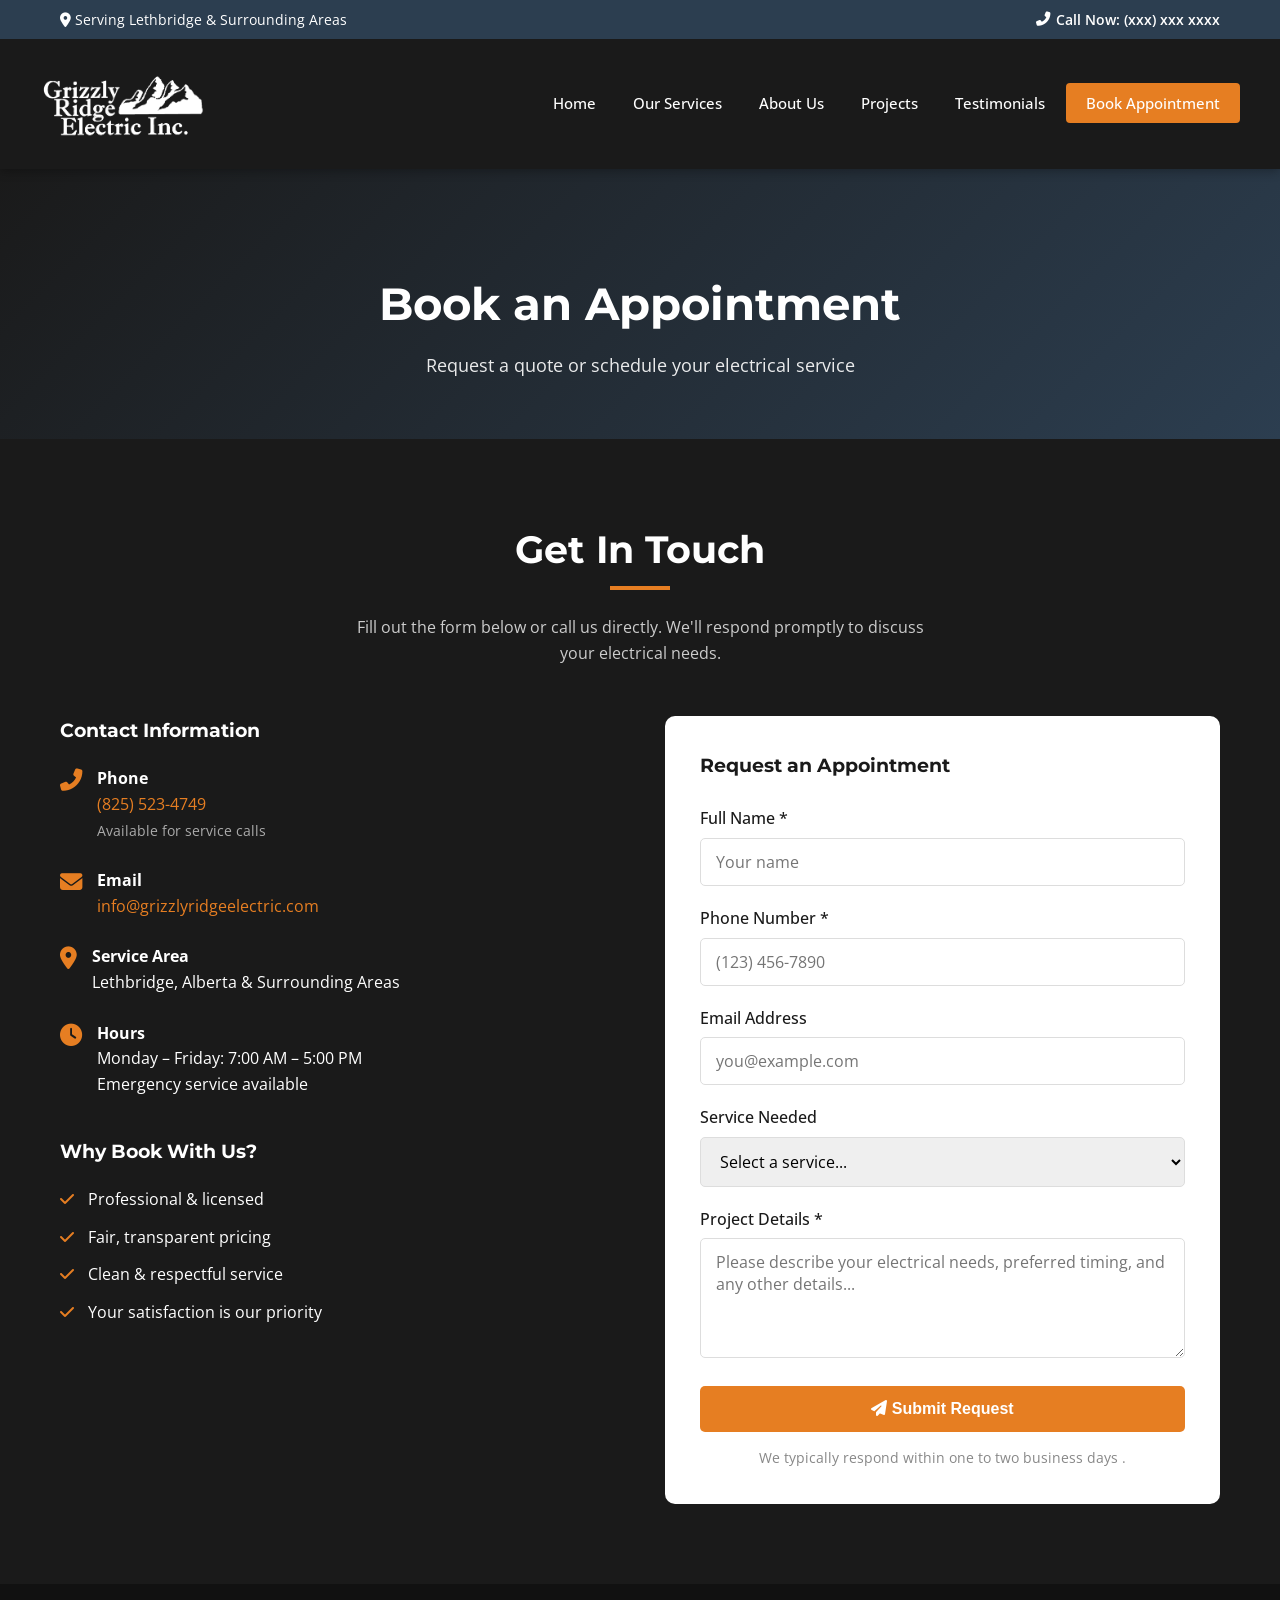
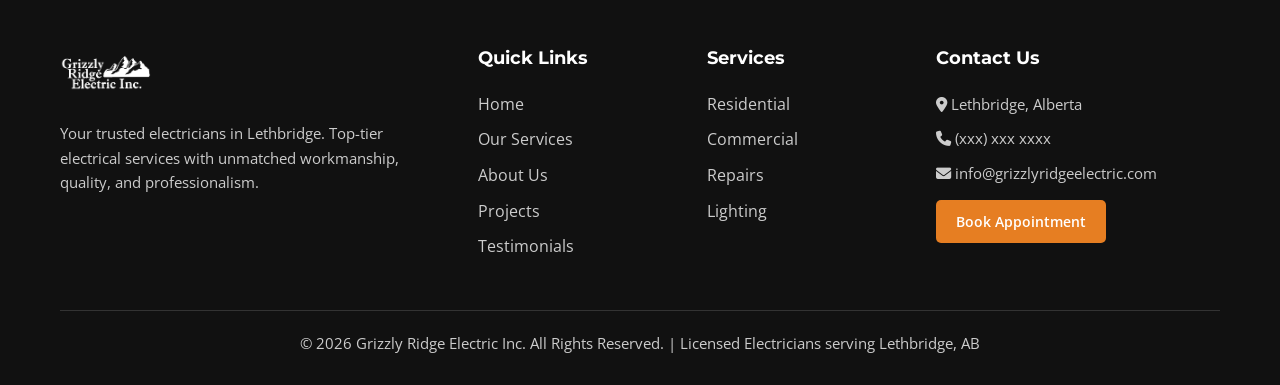
<file: grizzly_ridge_electric_website/book.html>
<!DOCTYPE html>
<html lang="en">
<head>
    <meta charset="UTF-8">
    <meta name="viewport" content="width=device-width, initial-scale=1.0">
    <meta name="description" content="Book an appointment with Grizzly Ridge Electric in Lethbridge. Request a quote or schedule electrical service today.">
    <title>Book an Appointment | Grizzly Ridge Electric Inc.</title>
    <link rel="stylesheet" href="css/style.css">
    <link rel="icon" href="images/bear_logo_transparent.png" type="image/png">
    <link rel="stylesheet" href="https://cdnjs.cloudflare.com/ajax/libs/font-awesome/6.5.1/css/all.min.css">
</head>
<body>
    <header class="header">
        <div class="header-top">
            <div class="container">
                <div>
                    <i class="fas fa-map-marker-alt"></i> Serving Lethbridge & Surrounding Areas
                </div>
                <a href="tel:xxxxxxxxxx" class="phone-link">
                    <i class="fas fa-phone-alt"></i> Call Now: (xxx) xxx xxxx
                </a>
            </div>
        </div>
        <nav class="navbar container">
            <a href="index.html" class="logo">
                <img src="images/grizzly_logo_transparent.png" alt="Grizzly Ridge Electric Inc." style="filter: brightness(0) invert(1);">
            </a>
            <ul class="nav-menu">
                <li><a href="index.html">Home</a></li>
                <li><a href="services.html">Our Services</a></li>
                <li><a href="about.html">About Us</a></li>
                <li><a href="projects.html">Projects</a></li>
                <li><a href="testimonials.html">Testimonials</a></li>
                <li><a href="book.html" class="cta-header active">Book Appointment</a></li>
            </ul>
            <div class="hamburger">
                <span></span>
                <span></span>
                <span></span>
            </div>
        </nav>
    </header>

    <section class="page-header" style="background: linear-gradient(135deg, #1a1a1a 0%, #2c3e50 100%);">
        <div class="container">
            <h1>Book an Appointment</h1>
            <p>Request a quote or schedule your electrical service</p>
        </div>
    </section>

    <section class="book-section">
        <div class="container">
            <div class="section-title">
                <h2>Get In Touch</h2>
                <p style="color: #ccc;">Fill out the form below or call us directly. We'll respond promptly to discuss your electrical needs.</p>
            </div>

            <div class="book-grid">
                <div class="contact-info">
                    <h3>Contact Information</h3>
                    <div class="contact-item">
                        <i class="fas fa-phone-alt"></i>
                        <div>
                            <strong>Phone</strong><br>
                            <a href="tel:8255234749" style="color: var(--accent);">(825) 523-4749</a><br>
                            <span style="font-size: 0.9rem; color: #aaa;">Available for service calls</span>
                        </div>
                    </div>
                    <div class="contact-item">
                        <i class="fas fa-envelope"></i>
                        <div>
                            <strong>Email</strong><br>
                            <a href="mailto:info@grizzlyridgeelectrical.ca" style="color: var(--accent);">info@grizzlyridgeelectric.com</a>
                        </div>
                    </div>
                    <div class="contact-item">
                        <i class="fas fa-map-marker-alt"></i>
                        <div>
                            <strong>Service Area</strong><br>
                            Lethbridge, Alberta & Surrounding Areas
                        </div>
                    </div>
                    <div class="contact-item">
                        <i class="fas fa-clock"></i>
                        <div>
                            <strong>Hours</strong><br>
                            Monday – Friday: 7:00 AM – 5:00 PM<br>
                            Emergency service available
                        </div>
                    </div>

                    <div style="margin-top: 40px;">
                        <h3>Why Book With Us?</h3>
                        <ul style="list-style: none; padding: 0;">
                            <li style="margin-bottom: 12px;"><i class="fas fa-check" style="color: var(--accent); margin-right: 10px;"></i> Professional & licensed</li>
                            <li style="margin-bottom: 12px;"><i class="fas fa-check" style="color: var(--accent); margin-right: 10px;"></i> Fair, transparent pricing</li>
                            <li style="margin-bottom: 12px;"><i class="fas fa-check" style="color: var(--accent); margin-right: 10px;"></i> Clean & respectful service</li>
                            <li style="margin-bottom: 12px;"><i class="fas fa-check" style="color: var(--accent); margin-right: 10px;"></i> Your satisfaction is our priority</li>
                        </ul>
                    </div>
                </div>

                <div class="contact-form">
                    <h3 style="margin-bottom: 25px; color: var(--primary);">Request an Appointment</h3>
                    <form id="contactForm" action="https://formspree.io/f/mrpzrklj" method="POST">
                        <div class="form-group">
                            <label for="name">Full Name *</label>
                            <input type="text" id="name" name="name" required placeholder="Your name">
                        </div>
                        <div class="form-group">
                            <label for="phone">Phone Number *</label>
                            <input type="tel" id="phone" name="phone" required placeholder="(123) 456-7890">
                        </div>
                        <div class="form-group">
                            <label for="email">Email Address</label>
                            <input type="email" id="email" name="email" placeholder="you@example.com">
                        </div>
                        <div class="form-group">
                            <label for="service">Service Needed</label>
                            <select id="service" name="service">
                                <option value="">Select a service...</option>
                                <option value="Residential Electrical">Residential Electrical</option>
                                <option value="Commercial Electrical">Commercial Electrical</option>
                                <option value="Repairs & Troubleshooting">Repairs & Troubleshooting</option>
                                <option value="Lighting">Lighting Design & Installation</option>
                                <option value="Panel Upgrade">Panel Upgrade / Service</option>
                                <option value="Other">Other / Not Sure</option>
                            </select>
                        </div>
                        <div class="form-group">
                            <label for="message">Project Details *</label>
                            <textarea id="message" name="message" required placeholder="Please describe your electrical needs, preferred timing, and any other details..."></textarea>
                        </div>
                        <button type="submit" class="btn btn-primary" style="width: 100%;">
                            <i class="fas fa-paper-plane"></i> Submit Request
                        </button>
                        <p style="font-size: 0.85rem; color: #888; margin-top: 15px; text-align: center;">
                            We typically respond within one to two business days .
                        </p>
                    </form>
                </div>
            </div>
        </div>
    </section>

    <footer class="footer">
        <div class="container">
            <div class="footer-grid">
                <div>
                    <div class="footer-logo">
                        <img src="images/grizzly_logo_transparent.png" alt="Grizzly Ridge Electric" style="height: 55px; filter: brightness(0) invert(1);">
                    </div>
                    <p>Your trusted electricians in Lethbridge. Top-tier electrical services with unmatched workmanship, quality, and professionalism.</p>
                </div>
                <div>
                    <h4>Quick Links</h4>
                    <ul class="footer-links">
                        <li><a href="index.html">Home</a></li>
                        <li><a href="services.html">Our Services</a></li>
                        <li><a href="about.html">About Us</a></li>
                        <li><a href="projects.html">Projects</a></li>
                        <li><a href="testimonials.html">Testimonials</a></li>
                    </ul>
                </div>
                <div>
                    <h4>Services</h4>
                    <ul class="footer-links">
                        <li><a href="services.html">Residential</a></li>
                        <li><a href="services.html">Commercial</a></li>
                        <li><a href="services.html">Repairs</a></li>
                        <li><a href="services.html">Lighting</a></li>
                    </ul>
                </div>
                <div>
                    <h4>Contact Us</h4>
                    <p><i class="fas fa-map-marker-alt"></i> Lethbridge, Alberta</p>
                    <p><i class="fas fa-phone"></i> <a href="tel:xxxxxxxxxx">(xxx) xxx xxxx</a></p>
                    <p><i class="fas fa-envelope"></i> <a href="mailto:info@grizzlyridgeelectrical.ca">info@grizzlyridgeelectric.com</a></p>
                    <p style="margin-top: 15px;"><a href="book.html" class="btn btn-primary" style="padding: 10px 20px; font-size: 0.9rem;">Book Appointment</a></p>
                </div>
            </div>
            <div class="footer-bottom">
                <p>&copy; 2026 Grizzly Ridge Electric Inc. All Rights Reserved. | Licensed Electricians serving Lethbridge, AB</p>
            </div>
        </div>
    </footer>

    <script src="js/main.js"></script>
</body>
</html>
</file>
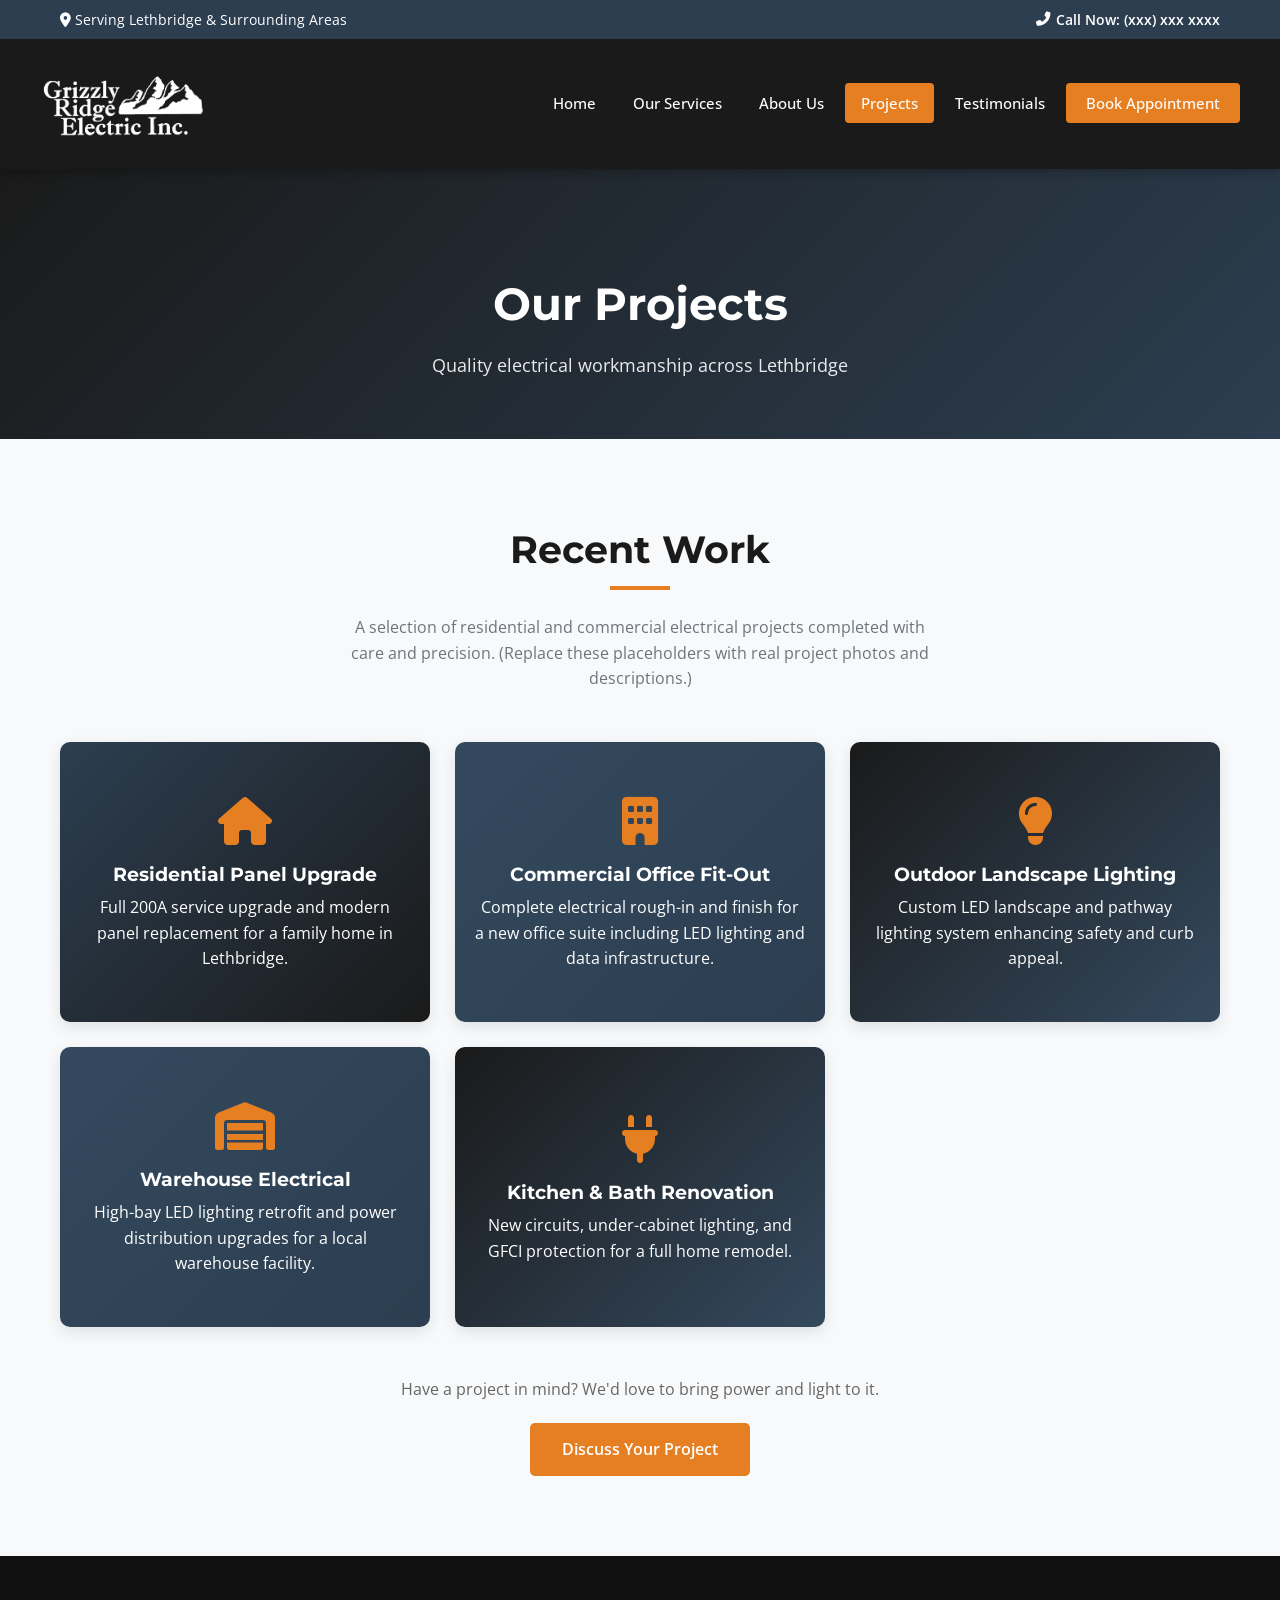
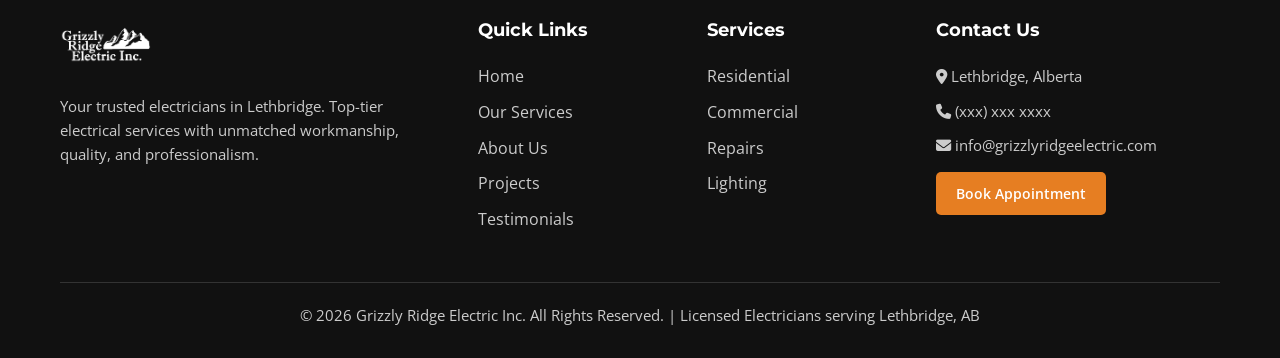
<file: grizzly_ridge_electric_website/projects.html>
<!DOCTYPE html>
<html lang="en">
<head>
    <meta charset="UTF-8">
    <meta name="viewport" content="width=device-width, initial-scale=1.0">
    <meta name="description" content="View recent electrical projects completed by Grizzly Ridge Electric in Lethbridge - residential and commercial workmanship.">
    <title>Projects | Grizzly Ridge Electric Inc.</title>
    <link rel="stylesheet" href="css/style.css">
    <link rel="icon" href="images/bear_logo_transparent.png" type="image/png">
    <link rel="stylesheet" href="https://cdnjs.cloudflare.com/ajax/libs/font-awesome/6.5.1/css/all.min.css">
</head>
<body>
    <header class="header">
        <div class="header-top">
            <div class="container">
                <div>
                    <i class="fas fa-map-marker-alt"></i> Serving Lethbridge & Surrounding Areas
                </div>
                <a href="tel:xxxxxxxxxx" class="phone-link">
                    <i class="fas fa-phone-alt"></i> Call Now: (xxx) xxx xxxx
                </a>
            </div>
        </div>
        <nav class="navbar container">
            <a href="index.html" class="logo">
                <img src="images/grizzly_logo_transparent.png" alt="Grizzly Ridge Electric Inc." style="filter: brightness(0) invert(1);">
            </a>
            <ul class="nav-menu">
                <li><a href="index.html">Home</a></li>
                <li><a href="services.html">Our Services</a></li>
                <li><a href="about.html">About Us</a></li>
                <li><a href="projects.html" class="active">Projects</a></li>
                <li><a href="testimonials.html">Testimonials</a></li>
                <li><a href="book.html" class="cta-header">Book Appointment</a></li>
            </ul>
            <div class="hamburger">
                <span></span>
                <span></span>
                <span></span>
            </div>
        </nav>
    </header>

    <section class="page-header" style="background: linear-gradient(135deg, #1a1a1a 0%, #2c3e50 100%);">
        <div class="container">
            <h1>Our Projects</h1>
            <p>Quality electrical workmanship across Lethbridge</p>
        </div>
    </section>

    <section>
        <div class="container">
            <div class="section-title">
                <h2>Recent Work</h2>
                <p>A selection of residential and commercial electrical projects completed with care and precision. (Replace these placeholders with real project photos and descriptions.)</p>
            </div>

            <div class="projects-grid">
                <div class="project-card" style="background: linear-gradient(135deg, #2c3e50, #1a1a1a); display: flex; align-items: center; justify-content: center;">
                    <div class="project-overlay" style="position: static; background: transparent; text-align: center;">
                        <i class="fas fa-home" style="font-size: 3rem; color: var(--accent); margin-bottom: 15px;"></i>
                        <h3>Residential Panel Upgrade</h3>
                        <p>Full 200A service upgrade and modern panel replacement for a family home in Lethbridge.</p>
                    </div>
                </div>
                <div class="project-card" style="background: linear-gradient(135deg, #34495e, #2c3e50); display: flex; align-items: center; justify-content: center;">
                    <div class="project-overlay" style="position: static; background: transparent; text-align: center;">
                        <i class="fas fa-building" style="font-size: 3rem; color: var(--accent); margin-bottom: 15px;"></i>
                        <h3>Commercial Office Fit-Out</h3>
                        <p>Complete electrical rough-in and finish for a new office suite including LED lighting and data infrastructure.</p>
                    </div>
                </div>
                <div class="project-card" style="background: linear-gradient(135deg, #1a1a1a, #34495e); display: flex; align-items: center; justify-content: center;">
                    <div class="project-overlay" style="position: static; background: transparent; text-align: center;">
                        <i class="fas fa-lightbulb" style="font-size: 3rem; color: var(--accent); margin-bottom: 15px;"></i>
                        <h3>Outdoor Landscape Lighting</h3>
                        <p>Custom LED landscape and pathway lighting system enhancing safety and curb appeal.</p>
                    </div>
                </div>
                <div class="project-card" style="background: linear-gradient(135deg, #34495e, #2c3e50); display: flex; align-items: center; justify-content: center;">
                    <div class="project-overlay" style="position: static; background: transparent; text-align: center;">
                        <i class="fas fa-warehouse" style="font-size: 3rem; color: var(--accent); margin-bottom: 15px;"></i>
                        <h3>Warehouse Electrical</h3>
                        <p>High-bay LED lighting retrofit and power distribution upgrades for a local warehouse facility.</p>
                    </div>
                </div>
                <div class="project-card" style="background: linear-gradient(135deg, #1a1a1a, #34495e); display: flex; align-items: center; justify-content: center;">
                    <div class="project-overlay" style="position: static; background: transparent; text-align: center;">
                        <i class="fas fa-plug" style="font-size: 3rem; color: var(--accent); margin-bottom: 15px;"></i>
                        <h3>Kitchen & Bath Renovation</h3>
                        <p>New circuits, under-cabinet lighting, and GFCI protection for a full home remodel.</p>
                    </div>
                </div>
            </div>

            <div class="text-center" style="margin-top: 50px;">
                <p style="color: #666; margin-bottom: 20px;">Have a project in mind? We'd love to bring power and light to it.</p>
                <a href="book.html" class="btn btn-primary">Discuss Your Project</a>
            </div>
        </div>
    </section>

    <footer class="footer">
        <div class="container">
            <div class="footer-grid">
                <div>
                    <div class="footer-logo">
                        <img src="images/grizzly_logo_transparent.png" alt="Grizzly Ridge Electric" style="height: 55px; filter: brightness(0) invert(1);">
                    </div>
                    <p>Your trusted electricians in Lethbridge. Top-tier electrical services with unmatched workmanship, quality, and professionalism.</p>
                </div>
                <div>
                    <h4>Quick Links</h4>
                    <ul class="footer-links">
                        <li><a href="index.html">Home</a></li>
                        <li><a href="services.html">Our Services</a></li>
                        <li><a href="about.html">About Us</a></li>
                        <li><a href="projects.html">Projects</a></li>
                        <li><a href="testimonials.html">Testimonials</a></li>
                    </ul>
                </div>
                <div>
                    <h4>Services</h4>
                    <ul class="footer-links">
                        <li><a href="services.html">Residential</a></li>
                        <li><a href="services.html">Commercial</a></li>
                        <li><a href="services.html">Repairs</a></li>
                        <li><a href="services.html">Lighting</a></li>
                    </ul>
                </div>
                <div>
                    <h4>Contact Us</h4>
                    <p><i class="fas fa-map-marker-alt"></i> Lethbridge, Alberta</p>
                    <p><i class="fas fa-phone"></i> <a href="tel:xxxxxxxxxx">(xxx) xxx xxxx</a></p>
                    <p><i class="fas fa-envelope"></i> <a href="mailto:info@grizzlyridgeelectric.com">info@grizzlyridgeelectric.com</a></p>
                    <p style="margin-top: 15px;"><a href="book.html" class="btn btn-primary" style="padding: 10px 20px; font-size: 0.9rem;">Book Appointment</a></p>
                </div>
            </div>
            <div class="footer-bottom">
                <p>&copy; 2026 Grizzly Ridge Electric Inc. All Rights Reserved. | Licensed Electricians serving Lethbridge, AB</p>
            </div>
        </div>
    </footer>

    <script src="js/main.js"></script>
</body>
</html>
</file>
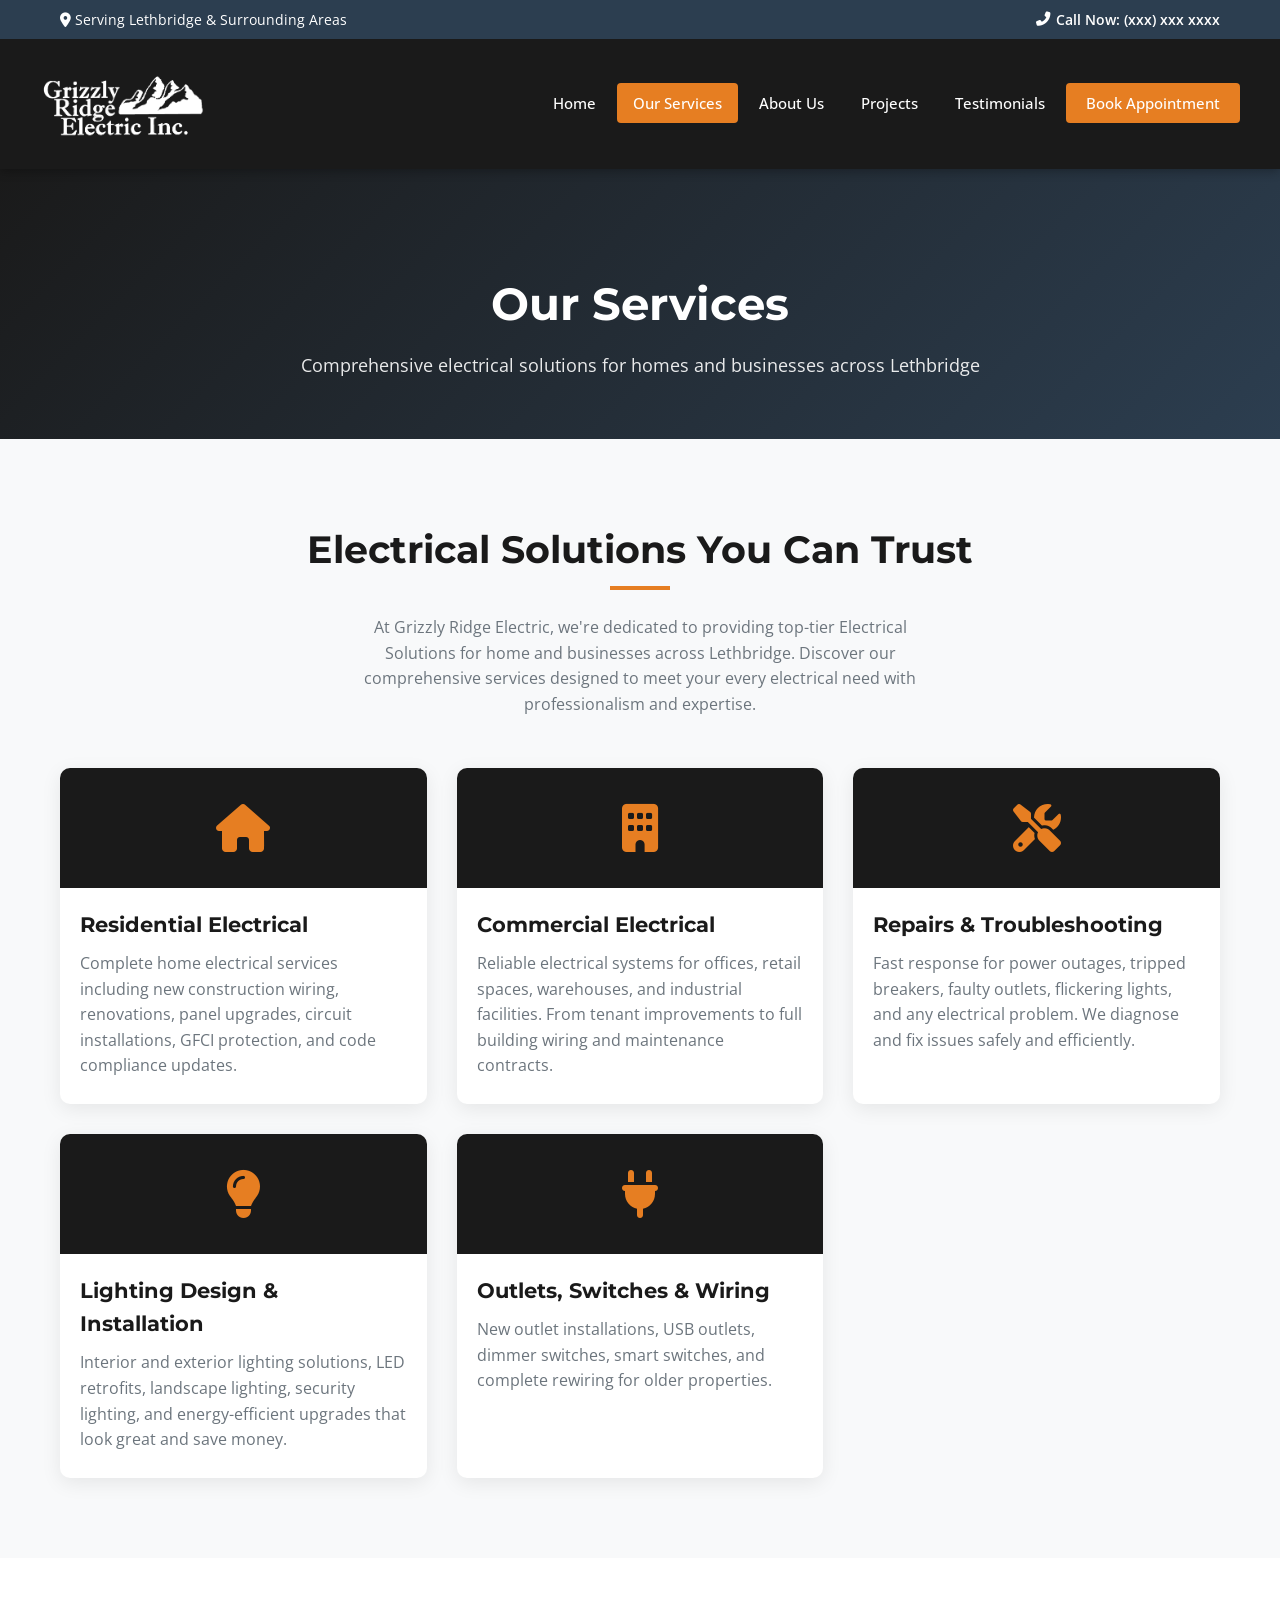
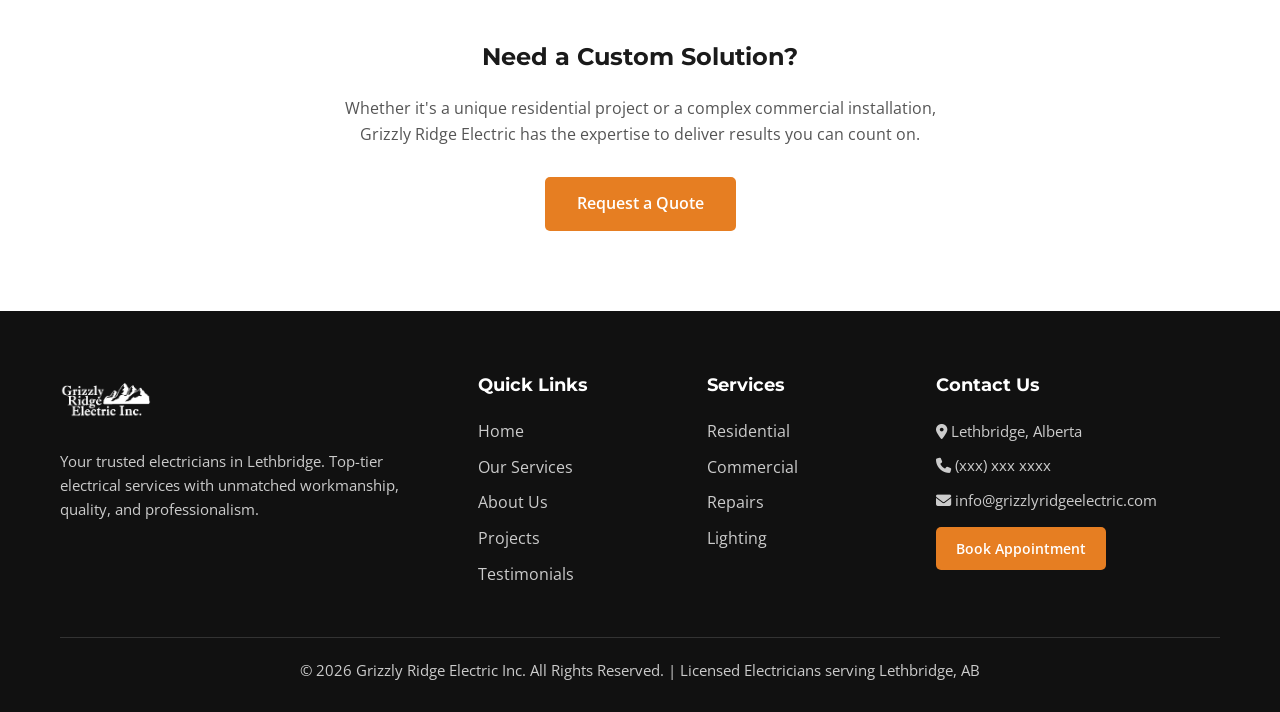
<file: grizzly_ridge_electric_website/services.html>
<!DOCTYPE html>
<html lang="en">
<head>
    <meta charset="UTF-8">
    <meta name="viewport" content="width=device-width, initial-scale=1.0">
    <meta name="description" content="Comprehensive electrical services by Grizzly Ridge Electric in Lethbridge - residential, commercial, repairs, lighting and more.">
    <title>Our Services | Grizzly Ridge Electric Inc.</title>
    <link rel="stylesheet" href="css/style.css">
    <link rel="icon" href="images/bear_logo_transparent.png" type="image/png">
    <link rel="stylesheet" href="https://cdnjs.cloudflare.com/ajax/libs/font-awesome/6.5.1/css/all.min.css">
</head>
<body>
    <header class="header">
        <div class="header-top">
            <div class="container">
                <div>
                    <i class="fas fa-map-marker-alt"></i> Serving Lethbridge & Surrounding Areas
                </div>
                <a href="tel:xxxxxxxxxx" class="phone-link">
                    <i class="fas fa-phone-alt"></i> Call Now: (xxx) xxx xxxx
                </a>
            </div>
        </div>
        <nav class="navbar container">
            <a href="index.html" class="logo">
                <img src="images/grizzly_logo_transparent.png" alt="Grizzly Ridge Electric Inc." style="filter: brightness(0) invert(1);">
            </a>
            <ul class="nav-menu">
                <li><a href="index.html">Home</a></li>
                <li><a href="services.html" class="active">Our Services</a></li>
                <li><a href="about.html">About Us</a></li>
                <li><a href="projects.html">Projects</a></li>
                <li><a href="testimonials.html">Testimonials</a></li>
                <li><a href="book.html" class="cta-header">Book Appointment</a></li>
            </ul>
            <div class="hamburger">
                <span></span>
                <span></span>
                <span></span>
            </div>
        </nav>
    </header>

    <section class="page-header" style="background: linear-gradient(135deg, #1a1a1a 0%, #2c3e50 100%);">
        <div class="container">
            <h1>Our Services</h1>
            <p>Comprehensive electrical solutions for homes and businesses across Lethbridge</p>
        </div>
    </section>

    <section>
        <div class="container">
            <div class="section-title">
                <h2>Electrical Solutions You Can Trust</h2>
                <p>At Grizzly Ridge Electric, we're dedicated to providing top-tier Electrical Solutions for home and businesses across Lethbridge. Discover our comprehensive services designed to meet your every electrical need with professionalism and expertise.</p>
            </div>
            <div class="services-grid">
                <div class="service-card">
                    <div class="service-icon"><i class="fas fa-home"></i></div>
                    <h3>Residential Electrical</h3>
                    <p>Complete home electrical services including new construction wiring, renovations, panel upgrades, circuit installations, GFCI protection, and code compliance updates.</p>
                </div>
                <div class="service-card">
                    <div class="service-icon"><i class="fas fa-building"></i></div>
                    <h3>Commercial Electrical</h3>
                    <p>Reliable electrical systems for offices, retail spaces, warehouses, and industrial facilities. From tenant improvements to full building wiring and maintenance contracts.</p>
                </div>
                <div class="service-card">
                    <div class="service-icon"><i class="fas fa-tools"></i></div>
                    <h3>Repairs & Troubleshooting</h3>
                    <p>Fast response for power outages, tripped breakers, faulty outlets, flickering lights, and any electrical problem. We diagnose and fix issues safely and efficiently.</p>
                </div>
                <div class="service-card">
                    <div class="service-icon"><i class="fas fa-lightbulb"></i></div>
                    <h3>Lighting Design & Installation</h3>
                    <p>Interior and exterior lighting solutions, LED retrofits, landscape lighting, security lighting, and energy-efficient upgrades that look great and save money.</p>
                </div>
                <div class="service-card">
                    <div class="service-icon"><i class="fas fa-plug"></i></div>
                    <h3>Outlets, Switches & Wiring</h3>
                    <p>New outlet installations, USB outlets, dimmer switches, smart switches, and complete rewiring for older properties.</p>
                </div>
            </div>
        </div>
    </section>

    <section style="background: #fff;">
        <div class="container text-center">
            <h2 style="margin-bottom: 20px;">Need a Custom Solution?</h2>
            <p style="max-width: 600px; margin: 0 auto 30px; color: #555;">Whether it's a unique residential project or a complex commercial installation, Grizzly Ridge Electric has the expertise to deliver results you can count on.</p>
            <a href="book.html" class="btn btn-primary">Request a Quote</a>
        </div>
    </section>

    <footer class="footer">
        <div class="container">
            <div class="footer-grid">
                <div>
                    <div class="footer-logo">
                        <img src="images/grizzly_logo_transparent.png" alt="Grizzly Ridge Electric" style="height: 55px; filter: brightness(0) invert(1);">
                    </div>
                    <p>Your trusted electricians in Lethbridge. Top-tier electrical services with unmatched workmanship, quality, and professionalism.</p>
                </div>
                <div>
                    <h4>Quick Links</h4>
                    <ul class="footer-links">
                        <li><a href="index.html">Home</a></li>
                        <li><a href="services.html">Our Services</a></li>
                        <li><a href="about.html">About Us</a></li>
                        <li><a href="projects.html">Projects</a></li>
                        <li><a href="testimonials.html">Testimonials</a></li>
                    </ul>
                </div>
                <div>
                    <h4>Services</h4>
                    <ul class="footer-links">
                        <li><a href="services.html">Residential</a></li>
                        <li><a href="services.html">Commercial</a></li>
                        <li><a href="services.html">Repairs</a></li>
                        <li><a href="services.html">Lighting</a></li>
                    </ul>
                </div>
                <div>
                    <h4>Contact Us</h4>
                    <p><i class="fas fa-map-marker-alt"></i> Lethbridge, Alberta</p>
                    <p><i class="fas fa-phone"></i> <a href="tel:xxxxxxxxxx">(xxx) xxx xxxx</a></p>
                    <p><i class="fas fa-envelope"></i> <a href="mailto:info@grizzlyridgeelectric.com">info@grizzlyridgeelectric.com</a></p>
                    <p style="margin-top: 15px;"><a href="book.html" class="btn btn-primary" style="padding: 10px 20px; font-size: 0.9rem;">Book Appointment</a></p>
                </div>
            </div>
            <div class="footer-bottom">
                <p>&copy; 2026 Grizzly Ridge Electric Inc. All Rights Reserved. | Licensed Electricians serving Lethbridge, AB</p>
            </div>
        </div>
    </footer>

    <script src="js/main.js"></script>
</body>
</html>
</file>
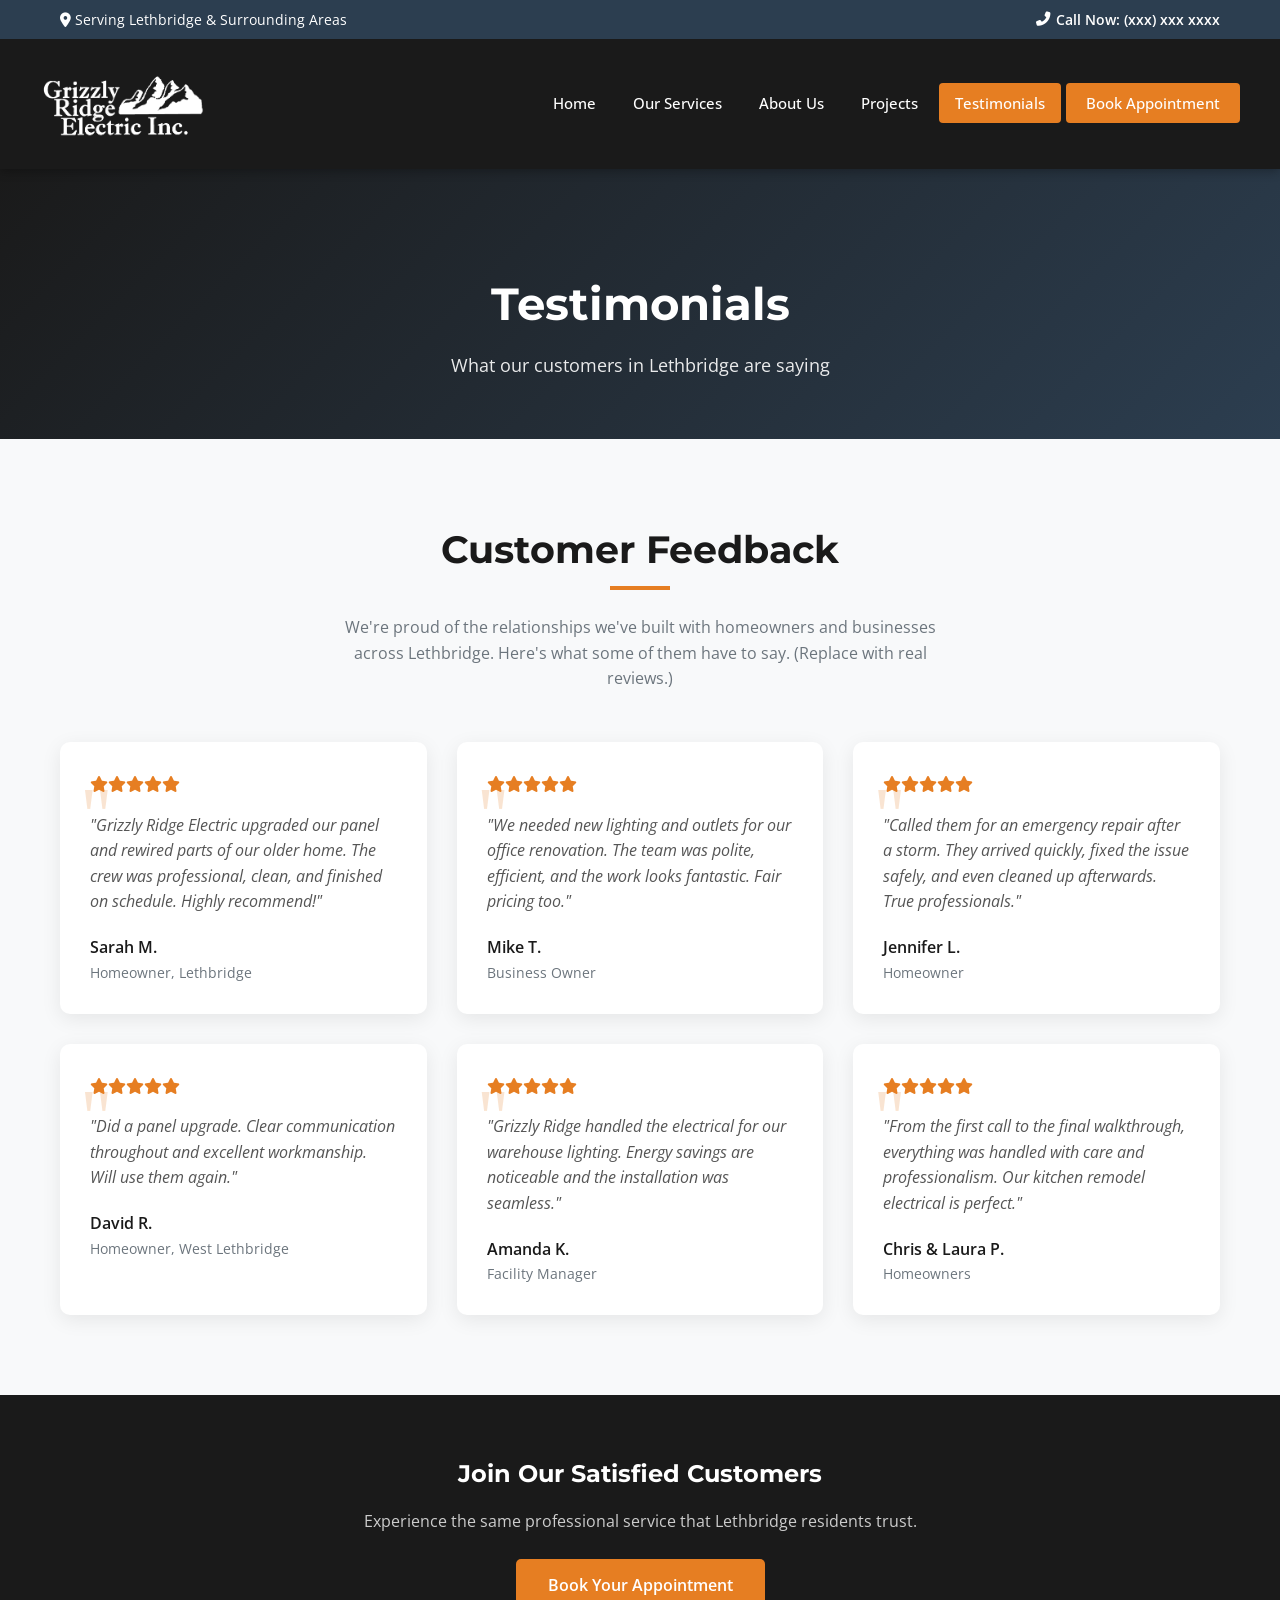
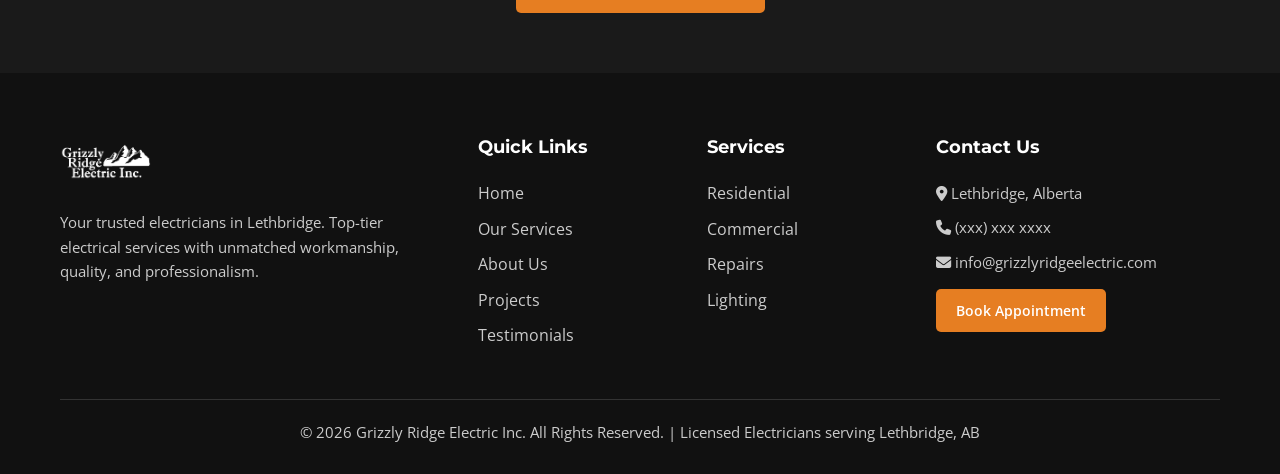
<file: grizzly_ridge_electric_website/testimonials.html>
<!DOCTYPE html>
<html lang="en">
<head>
    <meta charset="UTF-8">
    <meta name="viewport" content="width=device-width, initial-scale=1.0">
    <meta name="description" content="Customer testimonials for Grizzly Ridge Electric Inc. - Read what Lethbridge homeowners and businesses say about our electrical services.">
    <title>Testimonials | Grizzly Ridge Electric Inc.</title>
    <link rel="stylesheet" href="css/style.css">
    <link rel="icon" href="images/bear_logo_transparent.png" type="image/png">
    <link rel="stylesheet" href="https://cdnjs.cloudflare.com/ajax/libs/font-awesome/6.5.1/css/all.min.css">
</head>
<body>
    <header class="header">
        <div class="header-top">
            <div class="container">
                <div>
                    <i class="fas fa-map-marker-alt"></i> Serving Lethbridge & Surrounding Areas
                </div>
                <a href="tel:xxxxxxxxxx" class="phone-link">
                    <i class="fas fa-phone-alt"></i> Call Now: (xxx) xxx xxxx
                </a>
            </div>
        </div>
        <nav class="navbar container">
            <a href="index.html" class="logo">
                <img src="images/grizzly_logo_transparent.png" alt="Grizzly Ridge Electric Inc." style="filter: brightness(0) invert(1);">
            </a>
            <ul class="nav-menu">
                <li><a href="index.html">Home</a></li>
                <li><a href="services.html">Our Services</a></li>
                <li><a href="about.html">About Us</a></li>
                <li><a href="projects.html">Projects</a></li>
                <li><a href="testimonials.html" class="active">Testimonials</a></li>
                <li><a href="book.html" class="cta-header">Book Appointment</a></li>
            </ul>
            <div class="hamburger">
                <span></span>
                <span></span>
                <span></span>
            </div>
        </nav>
    </header>

    <section class="page-header" style="background: linear-gradient(135deg, #1a1a1a 0%, #2c3e50 100%);">
        <div class="container">
            <h1>Testimonials</h1>
            <p>What our customers in Lethbridge are saying</p>
        </div>
    </section>

    <section>
        <div class="container">
            <div class="section-title">
                <h2>Customer Feedback</h2>
                <p>We're proud of the relationships we've built with homeowners and businesses across Lethbridge. Here's what some of them have to say. (Replace with real reviews.)</p>
            </div>

            <div class="testimonials-grid">
                <div class="testimonial-card">
                    <div class="stars">
                        <i class="fas fa-star"></i><i class="fas fa-star"></i><i class="fas fa-star"></i><i class="fas fa-star"></i><i class="fas fa-star"></i>
                    </div>
                    <p class="testimonial-text">"Grizzly Ridge Electric upgraded our panel and rewired parts of our older home. The crew was professional, clean, and finished on schedule. Highly recommend!"</p>
                    <div class="testimonial-author">Sarah M.</div>
                    <div class="testimonial-role">Homeowner, Lethbridge</div>
                </div>

                <div class="testimonial-card">
                    <div class="stars">
                        <i class="fas fa-star"></i><i class="fas fa-star"></i><i class="fas fa-star"></i><i class="fas fa-star"></i><i class="fas fa-star"></i>
                    </div>
                    <p class="testimonial-text">"We needed new lighting and outlets for our office renovation. The team was polite, efficient, and the work looks fantastic. Fair pricing too."</p>
                    <div class="testimonial-author">Mike T.</div>
                    <div class="testimonial-role">Business Owner</div>
                </div>

                <div class="testimonial-card">
                    <div class="stars">
                        <i class="fas fa-star"></i><i class="fas fa-star"></i><i class="fas fa-star"></i><i class="fas fa-star"></i><i class="fas fa-star"></i>
                    </div>
                    <p class="testimonial-text">"Called them for an emergency repair after a storm. They arrived quickly, fixed the issue safely, and even cleaned up afterwards. True professionals."</p>
                    <div class="testimonial-author">Jennifer L.</div>
                    <div class="testimonial-role">Homeowner</div>
                </div>

                <div class="testimonial-card">
                    <div class="stars">
                        <i class="fas fa-star"></i><i class="fas fa-star"></i><i class="fas fa-star"></i><i class="fas fa-star"></i><i class="fas fa-star"></i>
                    </div>
                    <p class="testimonial-text">"Did a panel upgrade. Clear communication throughout and excellent workmanship. Will use them again."</p>
                    <div class="testimonial-author">David R.</div>
                    <div class="testimonial-role">Homeowner, West Lethbridge</div>
                </div>

                <div class="testimonial-card">
                    <div class="stars">
                        <i class="fas fa-star"></i><i class="fas fa-star"></i><i class="fas fa-star"></i><i class="fas fa-star"></i><i class="fas fa-star"></i>
                    </div>
                    <p class="testimonial-text">"Grizzly Ridge handled the electrical for our warehouse lighting. Energy savings are noticeable and the installation was seamless."</p>
                    <div class="testimonial-author">Amanda K.</div>
                    <div class="testimonial-role">Facility Manager</div>
                </div>

                <div class="testimonial-card">
                    <div class="stars">
                        <i class="fas fa-star"></i><i class="fas fa-star"></i><i class="fas fa-star"></i><i class="fas fa-star"></i><i class="fas fa-star"></i>
                    </div>
                    <p class="testimonial-text">"From the first call to the final walkthrough, everything was handled with care and professionalism. Our kitchen remodel electrical is perfect."</p>
                    <div class="testimonial-author">Chris & Laura P.</div>
                    <div class="testimonial-role">Homeowners</div>
                </div>
            </div>
        </div>
    </section>

    <section class="book-section" style="padding: 60px 0;">
        <div class="container text-center">
            <h2 style="color: white; margin-bottom: 15px;">Join Our Satisfied Customers</h2>
            <p style="color: #ccc; margin-bottom: 25px;">Experience the same professional service that Lethbridge residents trust.</p>
            <a href="book.html" class="btn btn-primary">Book Your Appointment</a>
        </div>
    </section>

    <footer class="footer">
        <div class="container">
            <div class="footer-grid">
                <div>
                    <div class="footer-logo">
                        <img src="images/grizzly_logo_transparent.png" alt="Grizzly Ridge Electric" style="height: 55px; filter: brightness(0) invert(1);">
                    </div>
                    <p>Your trusted electricians in Lethbridge. Top-tier electrical services with unmatched workmanship, quality, and professionalism.</p>
                </div>
                <div>
                    <h4>Quick Links</h4>
                    <ul class="footer-links">
                        <li><a href="index.html">Home</a></li>
                        <li><a href="services.html">Our Services</a></li>
                        <li><a href="about.html">About Us</a></li>
                        <li><a href="projects.html">Projects</a></li>
                        <li><a href="testimonials.html">Testimonials</a></li>
                    </ul>
                </div>
                <div>
                    <h4>Services</h4>
                    <ul class="footer-links">
                        <li><a href="services.html">Residential</a></li>
                        <li><a href="services.html">Commercial</a></li>
                        <li><a href="services.html">Repairs</a></li>
                        <li><a href="services.html">Lighting</a></li>
                    </ul>
                </div>
                <div>
                    <h4>Contact Us</h4>
                    <p><i class="fas fa-map-marker-alt"></i> Lethbridge, Alberta</p>
                    <p><i class="fas fa-phone"></i> <a href="tel:xxxxxxxxxx">(xxx) xxx xxxx</a></p>
                    <p><i class="fas fa-envelope"></i> <a href="mailto:info@grizzlyridgeelectric.com">info@grizzlyridgeelectric.com</a></p>
                    <p style="margin-top: 15px;"><a href="book.html" class="btn btn-primary" style="padding: 10px 20px; font-size: 0.9rem;">Book Appointment</a></p>
                </div>
            </div>
            <div class="footer-bottom">
                <p>&copy; 2026 Grizzly Ridge Electric Inc. All Rights Reserved. | Licensed Electricians serving Lethbridge, AB</p>
            </div>
        </div>
    </footer>

    <script src="js/main.js"></script>
</body>
</html>
</file>
<file: css/design.css>
/* ========================================
   01. COLOURS & VARIABLES
======================================== */

:root {
    /* Updated by script.js when scrolling */
    --scroll-bg: rgb(177, 144, 82);

    /* Main website colours */
--page-bg: #454b55;
--card-bg: #555d68;
--text-primary: #f5f6f8;
--text-secondary: #e0e4ea;

    /* Header, footer, and contact colours */
    --header-bg: color-mix(
        in srgb,
        var(--scroll-bg) 25%,
        #11151d
    );

    --footer-bg: color-mix(
        in srgb,
        var(--scroll-bg) 25%,
        #11151d
    );

    --contact-bg: #171b23;

    /* Buttons and links */
    --link-color: #93c5fd;
    --button-bg: #4338ca;
    --button-hover: #5145e5;
}

/* ========================================
   02. GLOBAL / BASE STYLES
======================================== */

* {
    margin: 0;
    padding: 0;
    box-sizing: border-box;
}

body {
    font-family: system-ui, -apple-system, BlinkMacSystemFont,
        "Segoe UI", Roboto, Arial, sans-serif;
    line-height: 1.6;
    color: var(--text-primary);
    background-color: var(--page-bg);
    min-height: 100vh;
}

a {
    color: var(--link-color);
    text-decoration: none;
}

a:hover {
    text-decoration: underline;
}

/* Main content width */
.container {
    width: 100%;
    max-width: 1400px;
    margin: 0 auto;
    padding: 0 3rem;
}

/* ========================================
   03. HEADER & NAVIGATION
======================================== */

header {
    display: flex;
    justify-content: space-between;
    align-items: center;

    padding: 1rem 1.5rem;

    position: sticky;
    top: 0;
    z-index: 100;

    background-color: var(--header-bg);
    color: white;

    backdrop-filter: blur(8px);
    transition: background-color 0.15s linear;
}

/* Website name */
.logo {
    font-weight: 700;
    font-size: 1.25rem;
    color: white;
    text-decoration: none;
}

/* Navigation links */
nav a {
    color: #e2e8f0;
    margin-left: 1.4rem;
    font-size: 0.95rem;
}

nav a:hover {
    color: white;
    text-decoration: none;
}

/* ========================================
   04. BUTTONS
======================================== */

.btn {
    display: inline-block;
    background-color: var(--button-bg);
    color: #ffffff;
    padding: 0.7rem 1.5rem;
    border-radius: 6px;
    font-weight: 500;
    transition: background-color 0.2s;
}

.btn:hover {
    background-color: var(--button-hover);
    color: #ffffff;
    text-decoration: none;
}

/* ========================================
   05. HOMEPAGE - HERO SECTION
======================================== */

.hero {
    padding: 5rem 0;
    background-color: var(--page-bg);
    text-align: center;
}

.hero h1 {
    font-size: 2.4rem;
    margin-bottom: 0.4rem;
}

/* Student subtitle */
.subtitle {
    color: var(--text-secondary);
    font-size: 1.15rem;
    margin-bottom: 1.2rem;
}

/* Introduction paragraph */
.intro {
    max-width: 620px;
    margin: 0 auto 2rem;
    color: var(--text-secondary);
}

/* Putting the text and my portrait side by side */
.hero-layout {
    display: flex;
    align-items: center;
    justify-content: center;
    gap: 5rem;
    text-align: left;
}

.hero-text {
    flex: 1;
    max-width: 650px;
    min-width: 0;
}

.hero-text .intro {
    margin-left: 0;
    margin-right: 0;
}

/* Homepage portrait */
.hero-image {
    flex: 0 0 360px;
}

.hero-image img {
    display: block;
    width: 100%;
    height: 380px;

    object-fit: cover;
    object-position: center 25%;

    border-radius: 12px;
}

/* ========================================
   06. HOMEPAGE - TECHNICAL SKILLS
======================================== */

.page-content.skills-section {
    min-height: unset;
    height: auto;
    padding: 2rem 0 1rem;
}

/* Skills container */
.skills-grid {
    display: flex;
    flex-wrap: wrap;
    gap: 0.7rem;
}

/* Individual skill boxes */
.skill {
    background-color: var(--card-bg);
    color: var(--text-primary);
    border: 1px solid #414956;
    padding: 0.5rem 1.1rem;
    border-radius: 6px;
    font-size: 0.95rem;
}

.skills-description {
    color: var(--text-secondary);
}

/* ========================================
   07. GENERAL CONTENT SECTIONS
======================================== */

.section {
    padding: 1.5rem 0 3.5rem;
    background-color: var(--page-bg);
}

.section h2 {
    font-size: 1.7rem;
    margin-bottom: 1.5rem;

    border-bottom: 2px solid rgba(0, 0, 0, 0.12);
    padding-bottom: 0.5rem;
}

/* General content pages */
.page-content {
    padding: 3.5rem 0;
    min-height: 60vh;
    background-color: var(--page-bg);
}

.page-content h1 {
    font-size: 2rem;
    margin-bottom: 1.5rem;
}

/* ========================================
   08. PROJECTS - CARDS & CONTENT
======================================== */

.project-card {
    background-color: var(--card-bg);
    border-radius: 10px;
    overflow: hidden;
    border: 1px solid #414956;
    box-shadow: 0 4px 14px rgba(0, 0, 0, 0.15);
}

/* Project screenshot - display entire image */
.project-card img {
    display: block;
    width: 100%;
    height: auto;

    object-fit: contain;
    background-color: #e5e7eb;
}

/* Project description */
.project-content p {
    color: var(--text-secondary);
    margin-bottom: 1rem;
}

.project-content h3 {
    margin-bottom: 0.6rem;
}

/* Project technology tags */
.tags {
    margin-bottom: 1.1rem;
}

.tag {
    display: inline-block;
    background-color: #353e5b;
    color: #c7d2fe;
    font-size: 0.8rem;
    padding: 0.25rem 0.75rem;
    border-radius: 999px;
    margin-right: 0.4rem;
    margin-bottom: 0.3rem;
}

/* ========================================
   09. PROJECTS - WEBSITE PREVIEW
======================================== */

.preview-frame {
    display: block;
    width: 100%;
    height: 750px;

    border: 1px solid #ddd;
    border-radius: 8px;
    background-color: var(--card-bg);
}

/* Wider container for project previews */
.project-wide {
    max-width: 1200px;
}

.project-details {
    background-color: var(--card-bg);
    padding: 2rem;
    border-radius: 12px;
    margin-bottom: 3rem;
    border: 1px solid #414956;
    box-shadow: 0 4px 14px rgba(0, 0, 0, 0.15);
}

.future-projects {
    padding: 2rem;
    background-color: var(--card-bg);
    border: 1px solid #414956;
    border-radius: 12px;
}

/* ========================================
   10. HOMEPAGE - RESUME
======================================== */

.resume-section {
    padding: 3rem 0;
    background-color: var(--page-bg);
}

.resume-section h2 {
    font-size: 1.7rem;
    margin-bottom: 1.5rem;
    text-align: left;
}

/* Resume card - desktop layout */
.resume-card {
    display: grid;
    grid-template-columns: minmax(0, 1fr) minmax(280px, 0.8fr);
    align-items: center;
    gap: 3rem;
    padding: 2rem;
}

/* Resume preview container */
.resume {
    display: flex;
    justify-content: center;
    min-width: 0;
}

/* Resume preview image */
.resume-card .resume img {
    display: block;
    width: 100%;
    max-width: 500px;
    height: auto;
    object-fit: contain;
    background-color: transparent;
    border-radius: 8px;
}

/* Resume description */
.resume-card .project-content {
    padding: 0;
}

.resume-card .project-content h3 {
    margin-bottom: 1rem;
}

.resume-card .project-content p {
    margin-bottom: 1.5rem;
}


/* Mobile resume layout */
@media (max-width: 900px) {
    .resume-card {
        grid-template-columns: 1fr;
        gap: 1.5rem;
        padding: 1.5rem;
    }

    .resume-card .project-content {
        text-align: center;
    }
}

/* ========================================
   11. ABOUT ME - PAGE CONTENT
======================================== */

.about-hero,
.about-content {
    background-color: var(--page-bg);
    color: var(--text-primary);
}

.about-content {
    padding: 4rem 0;
}

.about-block p {
    color: var(--text-secondary);
}

/* Introduction text and portrait */
.about-layout {
    display: flex;
    align-items: center;
    justify-content: space-between;
    gap: 3rem;
}

.about-text {
    flex: 1;
    min-width: 0;
}

/* About Me portrait */
.about-image {
    flex: 0 0 300px;
}

.about-image img {
    display: block;
    width: 100%;
    height: 400px;

    object-fit: cover;
    object-position: center 25%;

    border-radius: 12px;
}

/* ========================================
   12. CONTACT SECTION
======================================== */

.contact {
    background-color: var(--contact-bg);
    color: white;

    text-align: center;
    padding: 3.5rem 0;

    transition: background-color 0.15s linear;
}

.contact h2 {
    border: none;
    margin-bottom: 0.8rem;
}

.contact a {
    color: #93c5fd;
}

/* Contact buttons */
.contact-links {
    display: flex;
    justify-content: center;
    flex-wrap: wrap;

    gap: 1rem;
    margin-top: 1.5rem;
}

.contact-links a {
    display: inline-block;
    padding: 0.7rem 1.5rem;
    background-color: #343c49;
    color: #f1f3f5;
    border: 1px solid #4b5563;
    border-radius: 6px;
    font-weight: 500;
    text-decoration: none;
    transition: background-color 0.2s;
}

.contact-links a:hover {
    background-color: #465166;
}

/* ========================================
   13. FOOTER
======================================== */

footer {
    text-align: center;
    padding: 1.4rem 0;
    background-color: var(--footer-bg);
    color: #e2e8f0;
    font-size: 0.9rem;
    transition: background-color 0.15s linear;
}

/* ========================================
   14. RESPONSIVE - TABLETS & MOBILE
   Screens 768px wide or smaller
======================================== */

@media (max-width: 900px) {

    /* Homepage portrait layout */
    .hero-layout {
        flex-direction: column-reverse;
        gap: 2rem;
        text-align: center;
    }

    .hero-image {
        flex: none;
        width: 100%;
        max-width: 300px;
    }

    .hero-image img {
        height: 350px;
    }

    .hero-text .intro {
        margin-left: auto;
        margin-right: auto;
    }

    /* About Me portrait layout */
    .about-layout {
        flex-direction: column-reverse;
        gap: 1.5rem;
    }

    .about-image {
        flex: none;
        width: 100%;
        max-width: 350px;
    }

    .about-image img {
        height: auto;
    }
}

/* ========================================
   15. RESPONSIVE - SMALL PHONES
======================================== */

@media (max-width: 640px) {

    /* Header */
    header {
        flex-direction: column;
        gap: 0.8rem;
    }

    nav a {
        margin-left: 0.9rem;
    }

    /* Homepage */
    .hero h1 {
        font-size: 1.9rem;
    }

    /* Website preview */
    .preview-frame {
        height: 500px;
    }
}
</file>
<file: grizzly_ridge_electric_website/css/style.css>
/* Grizzly Ridge Electric - Main Stylesheet */
@import url('https://fonts.googleapis.com/css2?family=Montserrat:wght@400;500;600;700;800&family=Open+Sans:wght@400;500;600&display=swap');

:root {
    --primary: #1a1a1a;
    --secondary: #2c3e50;
    --accent: #e67e22;
    --accent-dark: #d35400;
    --light: #f8f9fa;
    --gray: #6c757d;
    --white: #ffffff;
    --mountain: #34495e;
    --success: #27ae60;
}

* {
    margin: 0;
    padding: 0;
    box-sizing: border-box;
}

html {
    scroll-behavior: smooth;
}

body {
    font-family: 'Open Sans', sans-serif;
    line-height: 1.6;
    color: #333;
    background-color: var(--light);
}

h1, h2, h3, h4, h5, h6 {
    font-family: 'Montserrat', sans-serif;
    font-weight: 700;
    color: var(--primary);
}

a {
    text-decoration: none;
    color: inherit;
    transition: all 0.3s ease;
}

img {
    max-width: 100%;
    height: auto;
}

.container {
    max-width: 1200px;
    margin: 0 auto;
    padding: 0 20px;
}

/* ========== HEADER ========== */
.header {
    background: var(--primary);
    color: var(--white);
    position: sticky;
    top: 0;
    z-index: 1000;
    box-shadow: 0 2px 10px rgba(0,0,0,0.3);
}

.header-top {
    background: var(--secondary);
    padding: 8px 0;
    font-size: 0.9rem;
}

.header-top .container {
    display: flex;
    justify-content: space-between;
    align-items: center;
    flex-wrap: wrap;
    gap: 10px;
}

.header-top a {
    color: var(--white);
}

.header-top a:hover {
    color: var(--accent);
}

.phone-link {
    font-weight: 600;
    display: flex;
    align-items: center;
    gap: 6px;
}

.navbar {
    display: flex;
    justify-content: space-between;
    align-items: center;
    padding: 15px 0;
}

.logo {
    display: flex;
    align-items: center;
    gap: 12px;
}

.logo img {
    height: 100px;
    width: auto;
}

.logo-text {
    display: none;
}

.nav-menu {
    display: flex;
    list-style: none;
    gap: 5px;
}

.nav-menu a {
    color: var(--white);
    padding: 10px 16px;
    border-radius: 4px;
    font-weight: 500;
    font-size: 0.95rem;
}

.nav-menu a:hover,
.nav-menu a.active {
    background: var(--accent);
    color: var(--white);
}

.cta-header {
    background: var(--accent);
    color: var(--white) !important;
    padding: 10px 20px !important;
    border-radius: 4px;
    font-weight: 600;
}

.cta-header:hover {
    background: var(--accent-dark) !important;
}

.hamburger {
    display: none;
    flex-direction: column;
    cursor: pointer;
    gap: 5px;
}

.hamburger span {
    width: 25px;
    height: 3px;
    background: var(--white);
    border-radius: 2px;
    transition: 0.3s;
}

/* ========== HERO ========== */
.hero {
    background: linear-gradient(rgba(0,0,0,0.65), rgba(0,0,0,0.75)), url('../images/hero-bg.jpg') center/cover no-repeat;
    min-height: 85vh;
    display: flex;
    align-items: center;
    color: var(--white);
    position: relative;
}

.hero-content {
    max-width: 700px;
}

.hero h1 {
    font-size: 3.2rem;
    color: var(--white);
    margin-bottom: 1rem;
    line-height: 1.2;
}

.hero .slogan {
    font-size: 1.4rem;
    margin-bottom: 1.5rem;
    color: var(--accent);
    font-weight: 600;
}

.hero p {
    font-size: 1.15rem;
    margin-bottom: 2rem;
    opacity: 0.95;
}

.btn {
    display: inline-block;
    padding: 14px 32px;
    border-radius: 5px;
    font-weight: 600;
    font-size: 1rem;
    cursor: pointer;
    border: none;
    transition: all 0.3s ease;
}

.btn-primary {
    background: var(--accent);
    color: var(--white);
}

.btn-primary:hover {
    background: var(--accent-dark);
    transform: translateY(-2px);
    box-shadow: 0 5px 15px rgba(230, 126, 34, 0.4);
}

.btn-secondary {
    background: transparent;
    color: var(--white);
    border: 2px solid var(--white);
    margin-left: 15px;
}

.btn-secondary:hover {
    background: var(--white);
    color: var(--primary);
}

/* ========== SECTIONS ========== */
section {
    padding: 80px 0;
}

.section-title {
    text-align: center;
    margin-bottom: 50px;
}

.section-title h2 {
    font-size: 2.4rem;
    margin-bottom: 15px;
    position: relative;
    display: inline-block;
}

.section-title h2::after {
    content: '';
    position: absolute;
    bottom: -10px;
    left: 50%;
    transform: translateX(-50%);
    width: 60px;
    height: 4px;
    background: var(--accent);
}

.section-title p {
    color: var(--gray);
    max-width: 600px;
    margin: 20px auto 0;
}

/* ========== SERVICES ========== */
.services-grid {
    display: grid;
    grid-template-columns: repeat(auto-fit, minmax(280px, 1fr));
    gap: 30px;
}

.service-card {
    background: var(--white);
    border-radius: 10px;
    overflow: hidden;
    box-shadow: 0 5px 20px rgba(0,0,0,0.08);
    transition: transform 0.3s ease, box-shadow 0.3s ease;
}

.service-card:hover {
    transform: translateY(-8px);
    box-shadow: 0 12px 30px rgba(0,0,0,0.15);
}

.service-icon {
    background: var(--primary);
    color: var(--accent);
    height: 120px;
    display: flex;
    align-items: center;
    justify-content: center;
    font-size: 3rem;
}

.service-card h3 {
    padding: 20px 20px 10px;
    font-size: 1.3rem;
}

.service-card p {
    padding: 0 20px 25px;
    color: var(--gray);
}

/* ========== ABOUT ========== */
.about-content {
    display: grid;
    grid-template-columns: 1fr 1fr;
    gap: 50px;
    align-items: center;
}

.about-text h2 {
    margin-bottom: 20px;
}

.about-text p {
    margin-bottom: 15px;
    color: #555;
}

.about-image {
    text-align: center;
}

.about-image img {
    max-width: 350px;
    border-radius: 10px;
}

.features {
    display: grid;
    grid-template-columns: 1fr 1fr;
    gap: 20px;
    margin-top: 30px;
}

.feature-item {
    display: flex;
    align-items: flex-start;
    gap: 12px;
}

.feature-item i {
    color: var(--accent);
    font-size: 1.4rem;
    margin-top: 3px;
}

/* ========== PROJECTS ========== */
.projects-grid {
    display: grid;
    grid-template-columns: repeat(auto-fit, minmax(300px, 1fr));
    gap: 25px;
}

.project-card {
    position: relative;
    border-radius: 10px;
    overflow: hidden;
    height: 280px;
    box-shadow: 0 5px 15px rgba(0,0,0,0.1);
}

.project-card img {
    width: 100%;
    height: 100%;
    object-fit: cover;
    transition: transform 0.5s ease;
}

.project-card:hover img {
    transform: scale(1.08);
}

.project-overlay {
    position: absolute;
    bottom: 0;
    left: 0;
    right: 0;
    background: linear-gradient(transparent, rgba(0,0,0,0.85));
    color: white;
    padding: 25px 20px 20px;
}

.project-overlay h3 {
    color: white;
    margin-bottom: 5px;
}

/* ========== TESTIMONIALS ========== */
.testimonials-grid {
    display: grid;
    grid-template-columns: repeat(auto-fit, minmax(320px, 1fr));
    gap: 30px;
}

.testimonial-card {
    background: var(--white);
    padding: 30px;
    border-radius: 10px;
    box-shadow: 0 5px 20px rgba(0,0,0,0.08);
    position: relative;
}

.testimonial-card::before {
    content: '"';
    font-size: 5rem;
    color: var(--accent);
    opacity: 0.2;
    position: absolute;
    top: 10px;
    left: 20px;
    font-family: Georgia, serif;
}

.testimonial-text {
    font-style: italic;
    margin-bottom: 20px;
    color: #555;
    position: relative;
    z-index: 1;
}

.testimonial-author {
    font-weight: 600;
    color: var(--primary);
}

.testimonial-role {
    font-size: 0.9rem;
    color: var(--gray);
}

.stars {
    color: var(--accent);
    margin-bottom: 15px;
}

/* ========== BOOK / CONTACT ========== */
.book-section {
    background: var(--primary);
    color: var(--white);
}

.book-section .section-title h2 {
    color: var(--white);
}

.book-section .section-title h2::after {
    background: var(--accent);
}

.book-grid {
    display: grid;
    grid-template-columns: 1fr 1fr;
    gap: 50px;
}

.contact-info h3 {
    color: var(--white);
    margin-bottom: 20px;
}

.contact-item {
    display: flex;
    align-items: flex-start;
    gap: 15px;
    margin-bottom: 25px;
}

.contact-item i {
    color: var(--accent);
    font-size: 1.4rem;
    margin-top: 3px;
}

.contact-form {
    background: var(--white);
    padding: 35px;
    border-radius: 10px;
    color: #333;
}

.form-group {
    margin-bottom: 20px;
}

.form-group label {
    display: block;
    margin-bottom: 6px;
    font-weight: 500;
    color: var(--primary);
}

.form-group input,
.form-group select,
.form-group textarea {
    width: 100%;
    padding: 12px 15px;
    border: 1px solid #ddd;
    border-radius: 5px;
    font-size: 1rem;
    font-family: inherit;
    transition: border-color 0.3s;
}

.form-group input:focus,
.form-group select:focus,
.form-group textarea:focus {
    outline: none;
    border-color: var(--accent);
}

.form-group textarea {
    resize: vertical;
    min-height: 120px;
}

/* ========== FOOTER ========== */
.footer {
    background: #111;
    color: #ccc;
    padding: 60px 0 20px;
}

.footer-grid {
    display: grid;
    grid-template-columns: 2fr 1fr 1fr 1.5fr;
    gap: 40px;
    margin-bottom: 40px;
}

.footer-logo img {
    height: 50px;
    margin-bottom: 15px;
}

.footer h4 {
    color: var(--white);
    margin-bottom: 20px;
    font-size: 1.1rem;
}

.footer p {
    margin-bottom: 10px;
    font-size: 0.95rem;
}

.footer-links {
    list-style: none;
}

.footer-links li {
    margin-bottom: 10px;
}

.footer-links a:hover {
    color: var(--accent);
}

.footer-bottom {
    border-top: 1px solid #333;
    padding-top: 20px;
    text-align: center;
    font-size: 0.9rem;
}

/* ========== PAGE HEADER (for inner pages) ========== */
.page-header {
    background: linear-gradient(rgba(0,0,0,0.7), rgba(0,0,0,0.7)), url('../images/hero-bg.jpg') center/cover no-repeat;
    padding: 100px 0 60px;
    text-align: center;
    color: var(--white);
}

.page-header h1 {
    color: var(--white);
    font-size: 2.8rem;
    margin-bottom: 10px;
}

.page-header p {
    font-size: 1.1rem;
    opacity: 0.9;
}

/* ========== RESPONSIVE ========== */
@media (max-width: 992px) {
    .footer-grid {
        grid-template-columns: 1fr 1fr;
    }
    
    .about-content,
    .book-grid {
        grid-template-columns: 1fr;
    }
    
    .hero h1 {
        font-size: 2.6rem;
    }
}

@media (max-width: 768px) {
    .nav-menu {
        display: none;
        position: absolute;
        top: 100%;
        left: 0;
        right: 0;
        background: var(--primary);
        flex-direction: column;
        padding: 20px;
        gap: 5px;
    }
    
    .nav-menu.active {
        display: flex;
    }
    
    .hamburger {
        display: flex;
    }
    
    .hero {
        min-height: 70vh;
        text-align: center;
    }
    
    .hero h1 {
        font-size: 2.2rem;
    }
    
    .btn-secondary {
        margin-left: 0;
        margin-top: 15px;
        display: block;
        width: fit-content;
        margin-left: auto;
        margin-right: auto;
    }
    
    .features {
        grid-template-columns: 1fr;
    }
    
    .footer-grid {
        grid-template-columns: 1fr;
        text-align: center;
    }
    
    .header-top .container {
        justify-content: center;
        text-align: center;
    }
}

/* Utility */
.text-center { text-align: center; }
.mt-20 { margin-top: 20px; }
.mb-20 { margin-bottom: 20px; }
</file>
